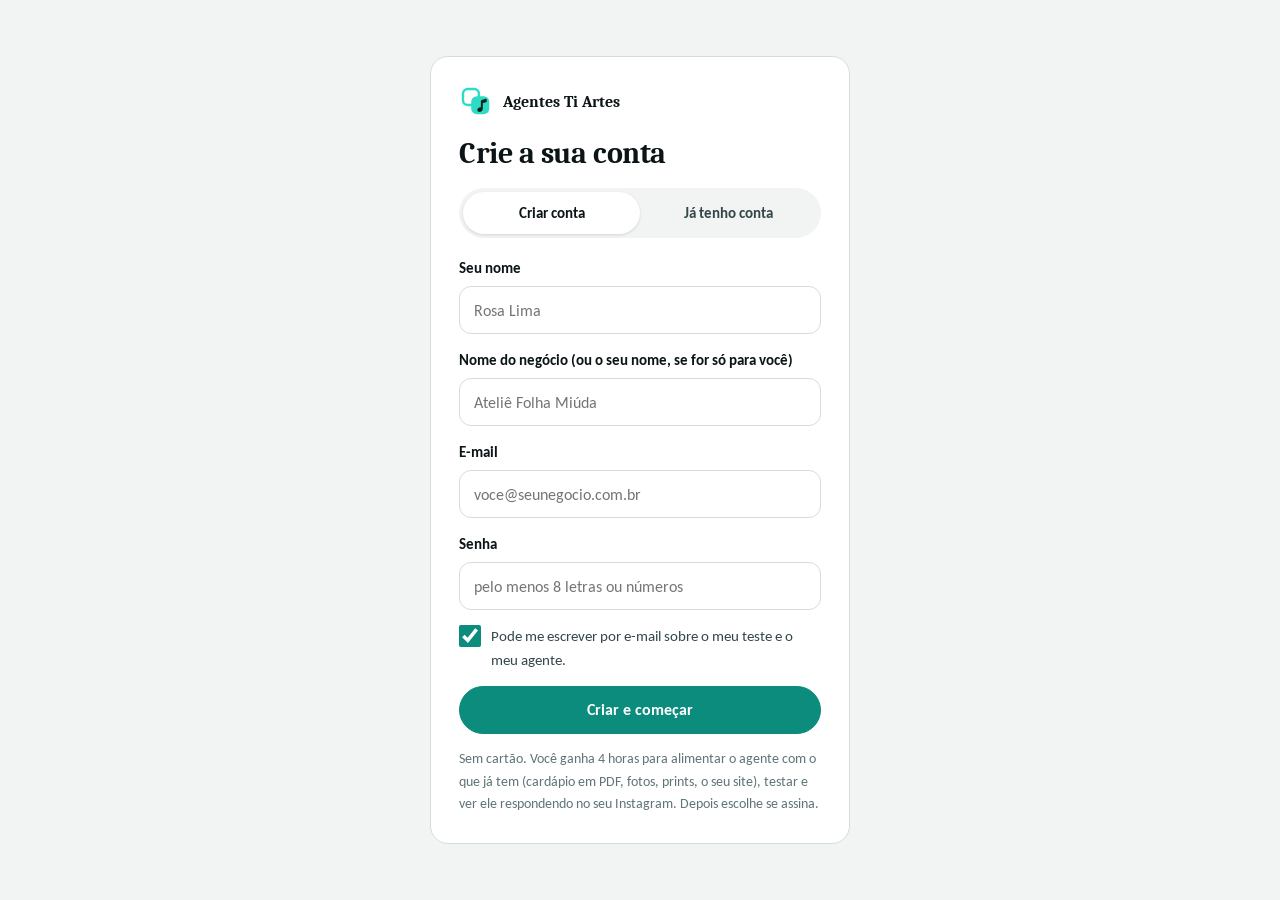
<file: entrar.html>
<!doctype html>
<html lang="pt-BR">
<head>
<meta charset="utf-8">
<meta name="viewport" content="width=device-width, initial-scale=1, viewport-fit=cover">
<title>Entrar · Agentes Ti Artes</title>
<link rel="icon" href="logo.svg" type="image/svg+xml">
<link rel="apple-touch-icon" href="apple-touch-icon.png">
<link rel="preconnect" href="https://fonts.googleapis.com">
<link rel="preconnect" href="https://fonts.gstatic.com" crossorigin>
<link href="https://fonts.googleapis.com/css2?family=Caladea:wght@400;700&family=Carlito:wght@400;700&family=IBM+Plex+Mono:wght@500;600&display=swap" rel="stylesheet">
<link rel="stylesheet" href="estilo.css">
<style>
body { min-height: 100vh; display: grid; place-items: center; padding-block: 32px; padding-left: var(--gut-l); padding-right: var(--gut-r); }
.caixa { width: 100%; max-width: 420px; background: var(--folha); border: 1px solid var(--linha); border-radius: 18px; padding: 28px; display: grid; gap: 18px; }
.marca { display: flex; align-items: center; gap: 10px; text-decoration: none; color: var(--tinta); }
.marca img { width: 34px; height: 34px; display: block; }
.cupom-selo { margin: 0; padding: 10px 14px; border-radius: 12px; background: rgba(53, 224, 191, .12); border: 1px solid rgba(53, 224, 191, .35); color: inherit; font-size: 15px; line-height: 1.45; }
.cupom-selo[hidden] { display: none; }
.cupom-selo b { font-family: var(--mono, ui-monospace); letter-spacing: .06em; }
.marca b { font: 700 16px var(--serif); }
h1 { font-size: 30px; }
.abas { display: grid; grid-template-columns: 1fr 1fr; background: var(--papel); border-radius: 999px; padding: 4px; }
.abas button { min-height: 42px; border: 0; border-radius: 999px; background: transparent; font: 700 15px var(--sans); color: var(--grafite); cursor: pointer; }
.abas button[aria-pressed="true"] { background: var(--folha); color: var(--tinta); box-shadow: 0 1px 3px rgb(0 0 0 / .12); }
form { display: grid; gap: 14px; }
label { display: grid; gap: 6px; font-weight: 700; font-size: 15px; }
input { min-height: 48px; padding: 0 14px; border: 1.5px solid var(--linha); border-radius: 12px; background: var(--folha); color: var(--tinta); font: 400 16px var(--sans); }
input:focus { border-color: var(--teal); outline: none; }
.aceite { display: flex; gap: 10px; align-items: flex-start; font-weight: 400; font-size: 15px; color: var(--grafite); }
.aceite input { width: 22px; height: 22px; min-height: 0; margin: 1px 0 0; accent-color: var(--teal); flex: none; }
.g-caixa { display: grid; gap: 14px; }
.g-caixa[hidden] { display: none; }
.g-bt { width: 100%; min-height: 50px; display: flex; align-items: center; justify-content: center; gap: 12px; border-radius: 999px; border: 1px solid #747775;
  background: #fff; color: #1f1f1f; font: 700 16px var(--sans); cursor: pointer; }
.g-bt:hover { background: #f2f2f2; }
.g-bt:disabled { opacity: .6; cursor: progress; }
.g-bt svg { width: 20px; height: 20px; flex: none; }
.ou { display: flex; align-items: center; gap: 12px; color: var(--grafite); font-size: 14px; }
.ou::before, .ou::after { content: ''; flex: 1; height: 1px; background: var(--linha); }
.erro { background: var(--erro-fundo); color: var(--erro); padding: 10px 14px; border-radius: 10px; font-size: 15px; }
</style>
</head>
<body>
<main class="caixa">
  <a class="marca" href="index.html"><img src="logo.svg" alt="" width="34" height="34"><b>Agentes Ti Artes</b></a>
  <p class="cupom-selo" id="cupom-selo" hidden></p>
  <h1 id="titulo">Crie a sua conta</h1>
  <div id="g-caixa" class="g-caixa" hidden>
    <button type="button" class="g-bt" id="g-bt"><svg viewBox="0 0 48 48" aria-hidden="true"><path fill="#EA4335" d="M24 9.5c3.54 0 6.71 1.22 9.21 3.6l6.85-6.85C35.9 2.38 30.47 0 24 0 14.62 0 6.51 5.38 2.56 13.22l7.98 6.19C12.43 13.72 17.74 9.5 24 9.5z"/><path fill="#4285F4" d="M46.98 24.55c0-1.57-.15-3.09-.38-4.55H24v9.02h12.94c-.58 2.96-2.26 5.48-4.78 7.18l7.73 6c4.51-4.18 7.09-10.36 7.09-17.65z"/><path fill="#FBBC05" d="M10.53 28.59c-.48-1.45-.76-2.99-.76-4.59s.27-3.14.76-4.59l-7.98-6.19C.92 16.46 0 20.12 0 24c0 3.88.92 7.54 2.56 10.78l7.97-6.19z"/><path fill="#34A853" d="M24 48c6.48 0 11.93-2.13 15.89-5.81l-7.73-6c-2.15 1.45-4.92 2.3-8.16 2.3-6.26 0-11.57-4.22-13.47-9.91l-7.98 6.19C6.51 42.62 14.62 48 24 48z"/></svg>Continuar com Google</button>
    <p class="ou">ou com e-mail e senha</p>
  </div>
  <div class="abas" role="group" aria-label="Criar conta ou entrar">
    <button type="button" id="aba-criar" aria-pressed="true">Criar conta</button>
    <button type="button" id="aba-entrar" aria-pressed="false">Já tenho conta</button>
  </div>
  <form id="form" novalidate>
    <label id="l-nome">Seu nome<input id="nome" autocomplete="name" placeholder="Rosa Lima"></label>
    <label id="l-negocio">Nome do negócio (ou o seu nome, se for só para você)<input id="negocio" autocomplete="organization" placeholder="Ateliê Folha Miúda"></label>
    <label>E-mail<input id="email" type="email" autocomplete="email" inputmode="email" placeholder="voce@seunegocio.com.br"></label>
    <label>Senha<input id="senha" type="password" autocomplete="new-password" placeholder="pelo menos 8 letras ou números"></label>
    <label class="aceite" id="l-aceite"><input id="aceite" type="checkbox" checked> Pode me escrever por e-mail sobre o meu teste e o meu agente.</label>
    <p class="erro" id="erro" hidden></p>
    <button class="bt" id="enviar" type="submit">Criar e começar</button>
    <p class="dica" id="dica">Sem cartão. Você ganha 4 horas para alimentar o agente com o que já tem (cardápio em PDF, fotos, prints, o seu site), testar e ver ele respondendo no seu Instagram. Depois escolhe se assina.</p>
  </form>
</main>
<script src="config.js"></script>
<script src="sessao.js"></script>
<script>
const q = new URLSearchParams(location.search);
let criando = q.get('criar') === '1' || !q.has('entrar');
const $ = (id) => document.getElementById(id);
function modo(criar) {
  criando = criar;
  $('aba-criar').setAttribute('aria-pressed', String(criar)); $('aba-entrar').setAttribute('aria-pressed', String(!criar));
  $('l-nome').hidden = !criar; $('l-negocio').hidden = !criar; $('dica').hidden = !criar; $('l-aceite').hidden = !criar;
  $('titulo').textContent = criar ? 'Crie a sua conta' : 'Entre na sua conta';
  $('enviar').textContent = criar ? 'Criar e começar' : 'Entrar';
  $('senha').autocomplete = criar ? 'new-password' : 'current-password';
  $('erro').hidden = true;
}
$('aba-criar').onclick = () => modo(true);
$('aba-entrar').onclick = () => modo(false);
modo(criando);
/* o cupom dos chegados (entrar.html?cupom=CODIGO): fica guardado até a conta existir; o painel aplica (uma vez) */
const cupom = (q.get('cupom') || '').trim().toUpperCase().replace(/[^A-Z0-9]/g, '').slice(0, 30);
if (cupom) { try { localStorage.setItem('robo-cupom', cupom); } catch (_) { /* sem armazenamento: vale pelo e-mail */ } }
const cupomAgora = cupom || (() => { try { return localStorage.getItem('robo-cupom') || ''; } catch (_) { return ''; } })();
if (cupomAgora) { $('cupom-selo').innerHTML = `Cupom <b>${cupomAgora.replace(/[<>&]/g, '')}</b>: o seu teste grátis fica maior. Vale assim que a conta for criada.`; $('cupom-selo').hidden = false; }
const vaiPainel = (plano) => { location.href = 'painel.html' + (plano ? '?plano=' + encodeURIComponent(plano) : ''); };
if (Sessao.tem() && !q.has('criar') && !/google/.test(location.hash)) vaiPainel(q.get('plano'));

/* Entrar com Google: um clique, sem senha. Conta nova escolhe o nome do negócio no painel. */
(async () => {
  const v = await Sessao.voltaDoGoogle();
  if (v && v.ok) return vaiPainel(v.plano);
  if (v && v.erro) { $('erro').textContent = v.erro; $('erro').hidden = false; }
  try { const p = await (await fetch(ROBO.funcao + '/planos')).json(); if (p.entrar_google) $('g-caixa').hidden = false; } catch (_) { /* sem o botão, fica o e-mail */ }
})();
$('g-bt').onclick = async () => {
  $('g-bt').disabled = true;
  try { await Sessao.google({ plano: q.get('plano') || '' }); }
  catch (e) { $('g-bt').disabled = false; $('erro').textContent = e.message; $('erro').hidden = false; }
};

$('form').addEventListener('submit', async (ev) => {
  ev.preventDefault();
  const email = $('email').value.trim().toLowerCase(), senha = $('senha').value;
  const nome = $('nome').value.trim(), negocio = $('negocio').value.trim();
  const erro = (m) => { $('erro').textContent = m; $('erro').hidden = false; $('enviar').disabled = false; };
  if (!/^[^\s@]+@[^\s@]+\.[^\s@]{2,}$/.test(email)) return erro('Confira o e-mail.');
  if (senha.length < 8) return erro('A senha precisa ter pelo menos 8 letras ou números.');
  if (criando && negocio.length < 2) return erro('Qual é o nome do seu negócio?');
  $('enviar').disabled = true; $('erro').hidden = true;
  try {
    if (criando) {
      const r = await fetch(ROBO.funcao + '/cadastro', { method: 'POST', headers: { 'content-type': 'application/json' }, body: JSON.stringify({ email, senha, nome }) });
      const j = await r.json().catch(() => ({}));
      if (!r.ok) return erro(j.erro || 'Não deu para criar a conta agora.');
    }
    await Sessao.entrar(email, senha);
    if (criando) {
      const c = await Sessao.api('/comecar', { negocio, nome, aceita_contato: $('aceite').checked, cupom: cupomAgora || undefined });
      if (cupomAgora && (c.teste && c.teste.cupom || c.aviso_cupom)) { try { localStorage.removeItem('robo-cupom'); } catch (_) { /* tudo bem */ } }
      if (c.erro) return erro(c.erro);
    }
    location.href = 'painel.html' + (q.get('plano') ? '?plano=' + encodeURIComponent(q.get('plano')) : '');
  } catch (e) { if (e.message !== 'login') erro(e.message || 'Algo deu errado. Tente de novo.'); }
});
</script>
</body>
</html>
</file>
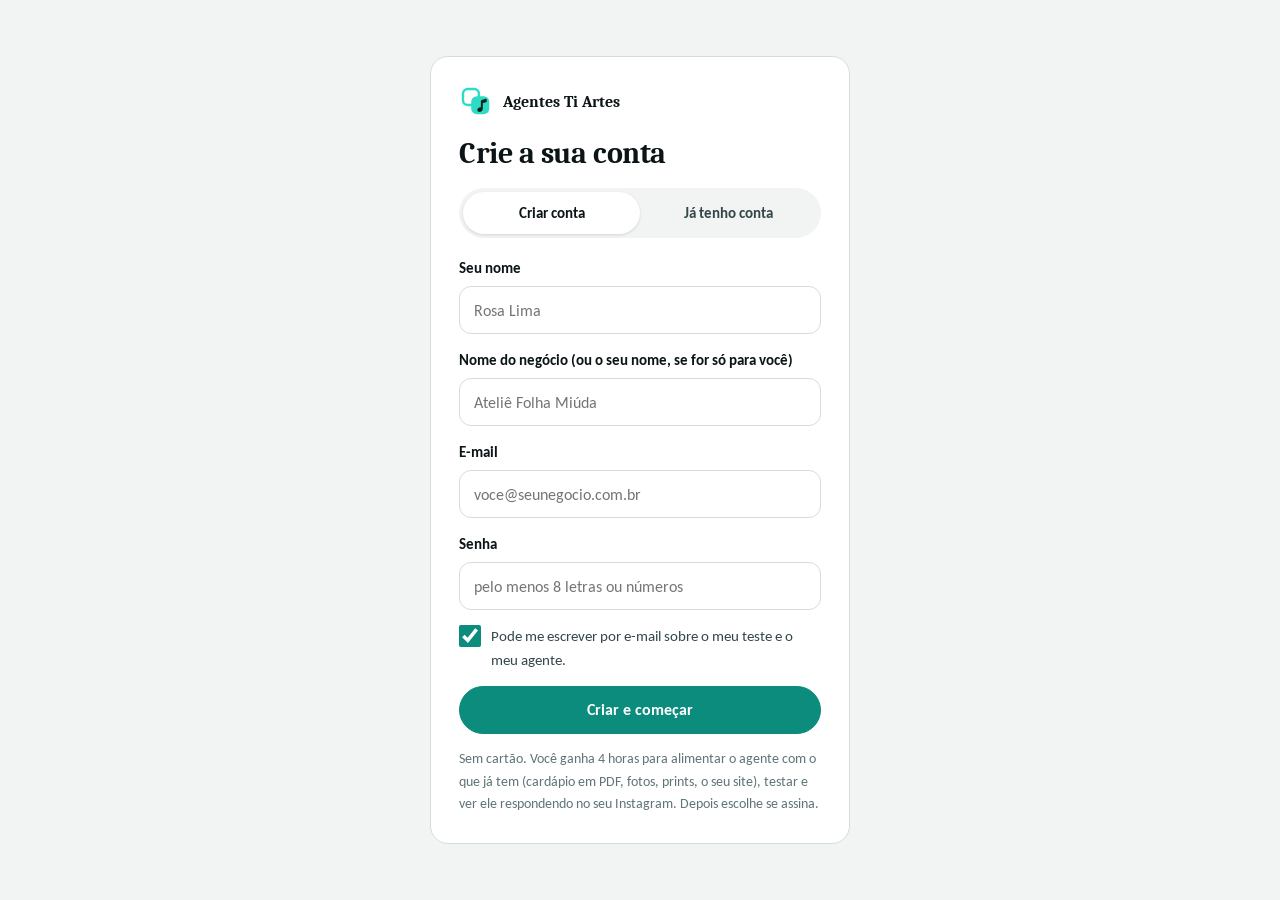
<file: painel.html>
<!doctype html>
<html lang="pt-BR" data-theme="dark">
<head>
<meta charset="utf-8">
<meta name="viewport" content="width=device-width, initial-scale=1, viewport-fit=cover">
<title>Painel · Agentes Ti Artes</title>
<link rel="icon" href="logo.svg" type="image/svg+xml">
<link rel="apple-touch-icon" href="apple-touch-icon.png">
<meta name="color-scheme" content="dark light">
<script>
  /* o tema nasce antes de pintar (sem piscar): escuro, a não ser que a pessoa tenha desligado o "Modo noite" */
  try { if (localStorage.getItem('robo-painel-menu:noite') === '0') document.documentElement.dataset.theme = 'light'; } catch (_) {}
</script>
<link rel="preconnect" href="https://fonts.googleapis.com">
<link rel="preconnect" href="https://fonts.gstatic.com" crossorigin>
<link href="https://fonts.googleapis.com/css2?family=Caladea:wght@400;700&family=Carlito:wght@400;700&family=IBM+Plex+Mono:wght@500;600&display=swap" rel="stylesheet">
<link rel="stylesheet" href="estilo.css">
<style>
/* =====================================================================
   O PAINEL (15/11/2026, refeito): menu lateral de vidro + área de cartões de vidro sobre um fundo com brilho teal.
   Tudo usa os tokens de estilo.css (claro e escuro); o painel nasce no escuro.
   ===================================================================== */
html { background: var(--papel); }
body { min-height: 100dvh; font-size: 16.5px; background: transparent; }
:root { --card: color-mix(in srgb, var(--folha) 66%, transparent); --card-borda: color-mix(in srgb, var(--linha) 80%, transparent);
  --menta: linear-gradient(180deg, #46E8C9, #16A894); --menta-texto: #03201B; --raio-g: 24px; }

/* o fundo: brilho teal que deriva devagar + uma grade de pontos que some para baixo (é o que o vidro desfoca) */
.fundo { position: fixed; inset: 0; z-index: -1; pointer-events: none; overflow: hidden; background: var(--papel); }
.fundo::before { content: ''; position: absolute; inset: -20%;
  background: radial-gradient(38% 34% at 14% 10%, color-mix(in srgb, var(--teal) 36%, transparent), transparent 70%),
    radial-gradient(28% 28% at 90% 6%, color-mix(in srgb, var(--sinal) 20%, transparent), transparent 70%),
    radial-gradient(44% 40% at 72% 104%, color-mix(in srgb, var(--teal) 20%, transparent), transparent 70%);
  animation: deriva 38s ease-in-out infinite alternate; }
.fundo::after { content: ''; position: absolute; inset: 0;
  background-image: radial-gradient(color-mix(in srgb, var(--tinta) 10%, transparent) 1px, transparent 1.3px); background-size: 22px 22px;
  -webkit-mask-image: radial-gradient(ellipse 90% 70% at 40% 0%, #000, transparent 78%); mask-image: radial-gradient(ellipse 90% 70% at 40% 0%, #000, transparent 78%); }
@keyframes deriva { to { transform: translate3d(3%, 2%, 0) scale(1.06); } }

/* ==== MENU LATERAL DE VIDRO (skill menu-lateral-vidro, com os tokens da Ti Artes) ==== */
.gs {
  --gs-largura: 268px; --gs-rail: 78px; --gs-canto: 30px;
  --gs-vidro: rgba(5, 22, 24, .56);
  --gs-borda: rgba(255, 255, 255, .16);
  --gs-texto: #fff; --gs-fraco: rgba(255, 255, 255, .76);
  --gs-destaque: #18B09C; --gs-ok: #35E0BF;
  --gs-mola: cubic-bezier(.22, 1, .36, 1);
  --gs-fonte: var(--sans);
  position: relative; display: flex; flex-direction: column; box-sizing: border-box;
  width: var(--gs-largura); max-height: 100%; padding: 14px;
  color: var(--gs-texto); font: 500 16px/1.2 var(--gs-fonte);
  background: linear-gradient(180deg, rgba(255,255,255,.12), rgba(255,255,255,.02) 30%), var(--gs-vidro);
  -webkit-backdrop-filter: blur(24px) saturate(150%) brightness(.84);
  backdrop-filter: blur(24px) saturate(150%) brightness(.84);
  border: 1px solid var(--gs-borda); border-radius: var(--gs-canto);
  box-shadow: inset 0 1px 0 rgba(255,255,255,.3), 0 30px 70px -24px rgba(0,0,0,.6);
  transition: width .34s var(--gs-mola);
}
@supports not ((backdrop-filter: blur(1px)) or (-webkit-backdrop-filter: blur(1px))) { .gs { background: rgba(8, 26, 28, .96); } }
.gs *, .gs *::before, .gs *::after { box-sizing: border-box; }
.gs[data-noite="1"] { --gs-vidro: rgba(4, 14, 16, .64); }
.gs button, .gs a, .gs input { font: inherit; color: inherit; }
:where(.gs button) { background: none; border: 0; cursor: pointer; padding: 0; text-align: left; }
.gs a { text-decoration: none; }
.gs :focus-visible { outline: 2px solid #fff; outline-offset: 2px; }
.gs svg { width: 21px; height: 21px; fill: none; stroke: currentColor; stroke-width: 1.8; stroke-linecap: round; stroke-linejoin: round; flex: none; display: block; }
.gs-topo { display: flex; align-items: center; gap: 12px; padding: 4px 6px 12px; min-height: 58px; }
.gs-logo { width: 44px; height: 44px; flex: none; border-radius: 14px; display: grid; place-items: center; color: var(--menta-texto); font: 700 20px var(--serif);
  background: radial-gradient(circle at 32% 26%, #7DF5DC, #18B09C 58%, #0A6E62); box-shadow: inset 0 1px 0 rgba(255,255,255,.55), 0 8px 18px -6px rgba(53,224,191,.55); overflow: hidden; }
.gs-logo img { width: 100%; height: 100%; object-fit: cover; }
.gs-logo:has(img) { background: #0B1D1C; border: 1px solid rgba(46, 220, 198, .25); padding: 5px; }
.gs-marca { min-width: 0; display: grid; gap: 3px; white-space: nowrap; overflow: hidden; }
.gs-marca b { font: 700 18px var(--serif); overflow: hidden; text-overflow: ellipsis; }
.gs-marca small { font-size: 13px; color: var(--gs-fraco); font-weight: 400; overflow: hidden; text-overflow: ellipsis; font-family: var(--mono); letter-spacing: .02em; }
.gs .gs-recolher { position: absolute; top: 24px; right: -18px; z-index: 3; width: 36px; height: 36px; border-radius: 50%; display: grid; place-items: center; background: #fff; color: #0B1416; box-shadow: 0 6px 18px rgba(0,0,0,.34); transition: transform .2s var(--gs-mola); }
.gs .gs-recolher::after { content: ""; position: absolute; inset: -5px; }
.gs .gs-recolher:hover { transform: scale(1.08); }
.gs-recolher svg { width: 15px; height: 15px; stroke-width: 2.6; transition: transform .34s var(--gs-mola); }
.gs[data-recolhido="1"] .gs-recolher svg { transform: rotate(180deg); }
.gs-busca { display: flex; align-items: center; gap: 12px; height: 46px; padding: 0 10px 0 14px; border-radius: 999px; background: rgba(255,255,255,.1); box-shadow: inset 0 0 0 1px rgba(255,255,255,.08); }
.gs .gs-busca-ic { display: grid; place-items: center; color: var(--gs-fraco); min-width: 24px; min-height: 44px; }
.gs-busca input { flex: 1; min-width: 0; width: 100%; height: 100%; background: none; border: 0; outline: 0; font-size: 16px; }
.gs-busca input::placeholder { color: var(--gs-fraco); opacity: 1; }
.gs-busca kbd { font: 500 12px var(--gs-fonte); padding: 4px 7px; border-radius: 7px; background: rgba(255,255,255,.14); color: var(--gs-fraco); white-space: nowrap; }
.gs-nav { position: relative; flex: 1 1 auto; min-height: 0; overflow-y: auto; overflow-x: hidden; margin-top: 4px; scrollbar-width: none; }
.gs-nav::-webkit-scrollbar { display: none; }
.gs-pilula, .gs-rastro { position: absolute; left: 0; top: 0; border-radius: 999px; pointer-events: none; opacity: 0; will-change: transform; }
.gs-pilula { z-index: 1; background: linear-gradient(180deg, rgba(255,255,255,.28), rgba(255,255,255,.07)); box-shadow: inset 0 0 0 1px rgba(255,255,255,.5), 0 6px 18px rgba(0,0,0,.26); transition: transform .24s var(--gs-mola), width .24s var(--gs-mola), height .24s var(--gs-mola), opacity .16s; }
.gs-rastro { z-index: 0; background: rgba(255,255,255,.1); transition: transform .5s var(--gs-mola), width .5s var(--gs-mola), height .5s var(--gs-mola), opacity .3s; }
.gs-secao { position: relative; z-index: 2; display: block; height: 34px; padding: 15px 14px 0; font: 600 12px var(--mono); letter-spacing: .12em; text-transform: uppercase; color: var(--gs-fraco); white-space: nowrap; overflow: hidden; transition: height .3s var(--gs-mola); }
.gs-item { position: relative; z-index: 2; display: flex; align-items: center; gap: 14px; width: 100%; height: 48px; padding: 0 14px; border-radius: 999px; white-space: nowrap; }
.gs-item[aria-current="page"] svg { color: #7DF5DC; }
.gs-rot { flex: 1; min-width: 0; overflow: hidden; text-overflow: ellipsis; transition: opacity .18s; }
/* o mouse em cima só clareia o item; a pílula fica na aba aberta (16/11: ela seguir o mouse parecia defeito) */
@media (hover: hover) {
  .gs-item { transition: background-color .16s; }
  .gs-item:not([aria-current]):hover { background: rgba(255,255,255,.07); }
}
/* tela baixa (notebook pequeno, celular): aperta um pouco para o Conectar não sumir lá embaixo; nada abaixo de 44 px de toque */
@media (max-height: 900px) {
  .gs-item, .gs-noite { height: 44px; }
  .gs-secao { height: 30px; padding-top: 12px; }
}
.gs-selo { flex: none; min-width: 24px; height: 24px; padding: 0 7px; display: grid; place-items: center; border-radius: 999px; font-size: 12.5px; font-weight: 700; background: rgba(255,255,255,.2); }
.gs-selo.alerta { background: #F0B95A; color: #241700; }
.gs-selo.ponto { min-width: 9px; width: 9px; height: 9px; padding: 0; background: #F0B95A; margin-right: 8px; box-shadow: 0 0 10px #F0B95A; }
.gs-seta { width: 15px !important; height: 15px !important; color: var(--gs-fraco); transition: transform .3s var(--gs-mola); }
.gs-noite { display: flex; align-items: center; gap: 14px; width: 100%; height: 48px; padding: 0 14px; margin-top: 8px; border-radius: 999px; white-space: nowrap; }
.gs-chave { width: 46px; height: 26px; flex: none; border-radius: 999px; padding: 3px; background: rgba(255,255,255,.26); transition: background .2s; }
.gs-chave i { display: block; width: 20px; height: 20px; border-radius: 50%; background: #fff; box-shadow: 0 2px 5px rgba(0,0,0,.3); transition: transform .24s var(--gs-mola); }
.gs-noite[aria-checked="true"] .gs-chave { background: var(--gs-destaque); }
.gs-noite[aria-checked="true"] .gs-chave i { transform: translateX(20px); }
.gs-usuario { display: flex; align-items: center; gap: 12px; width: 100%; margin-top: 6px; padding: 12px 8px 4px; border-top: 1px solid rgba(255,255,255,.18) !important; white-space: nowrap; min-height: 56px; }
.gs-avatar { position: relative; width: 42px; height: 42px; flex: none; border-radius: 50%; display: grid; place-items: center; font-weight: 700; background: rgba(255,255,255,.22); }
.gs-avatar::after { content: ""; position: absolute; right: -1px; bottom: -1px; width: 12px; height: 12px; border-radius: 50%; background: var(--gs-ok); border: 2px solid rgba(8,26,28,.9); }
.gs-quem { flex: 1; min-width: 0; display: grid; gap: 3px; overflow: hidden; }
.gs-quem b { font-weight: 700; overflow: hidden; text-overflow: ellipsis; }
.gs-quem small { font-size: 13px; color: var(--gs-fraco); font-weight: 400; overflow: hidden; text-overflow: ellipsis; }
.gs[data-recolhido="1"] { width: var(--gs-rail); padding: 14px 10px; border-radius: calc(var(--gs-rail) / 2); }
.gs[data-recolhido="1"] .gs-marca, .gs[data-recolhido="1"] .gs-rot, .gs[data-recolhido="1"] .gs-busca input, .gs[data-recolhido="1"] .gs-busca kbd,
.gs[data-recolhido="1"] .gs-seta, .gs[data-recolhido="1"] .gs-chave, .gs[data-recolhido="1"] .gs-quem, .gs[data-recolhido="1"] .gs-usuario > svg { display: none; }
.gs[data-recolhido="1"] .gs-topo { justify-content: center; padding: 2px 0 10px; }
.gs[data-recolhido="1"] .gs-recolher { top: 18px; right: -22px; }
.gs[data-recolhido="1"] .gs-busca { justify-content: center; padding: 0; background: none; box-shadow: none; }
.gs[data-recolhido="1"] .gs-busca-ic { color: #fff; }
.gs[data-recolhido="1"] .gs-secao { height: 19px; padding: 9px 0 0; color: transparent; }
.gs[data-recolhido="1"] .gs-secao::after { content: ""; display: block; width: 22px; height: 2px; margin: -8px auto 0; border-radius: 2px; background: rgba(255,255,255,.34); }
.gs[data-recolhido="1"] .gs-item, .gs[data-recolhido="1"] .gs-noite { justify-content: center; padding: 0; width: 48px; margin-inline: auto; }
.gs[data-recolhido="1"] .gs-selo { position: absolute; top: 8px; right: 7px; min-width: 11px; width: 11px; height: 11px; padding: 0; font-size: 0; margin: 0; background: #F0B95A; box-shadow: 0 0 0 2px rgba(255,255,255,.3); }
.gs[data-recolhido="1"] .gs-usuario { justify-content: center; padding: 10px 0 2px; }
/* o balão: vidro escuro como o menu, com a setinha apontando o item; quem cuida da aba vem na cor do agente */
.gs-dica { position: fixed; z-index: 60; display: grid; gap: 5px; padding: 8px 12px 8px 9px; border-radius: 12px; font: 500 13.5px/1.3 var(--sans); color: #E8F3F1;
  background: rgba(8, 20, 22, .92); -webkit-backdrop-filter: blur(14px); backdrop-filter: blur(14px); box-shadow: inset 0 0 0 1px rgba(255,255,255,.12), 0 10px 26px rgba(0,0,0,.34);
  pointer-events: none; opacity: 0; transform: translateX(-6px); transition: opacity .14s, transform .18s; white-space: nowrap; }
.gs-dica::before { content: ""; position: absolute; left: -5px; top: 50%; width: 10px; height: 10px; margin-top: -5px; transform: rotate(45deg); background: rgba(8, 20, 22, .92); box-shadow: -1px 1px 0 rgba(255,255,255,.12); }
.gs-dica.on { opacity: 1; transform: none; }
.gs-dica-rot { padding-left: 3px; font-weight: 650; font-size: 14px; color: #fff; }
.gs-dica-quem { display: flex; align-items: center; gap: 8px; }
.gs-dica-quem b { font-weight: 650; }
.gs-dica-quem b.sol { color: #7DF5DC; }
.gs-dica-quem b.dora { color: #FFB06B; }
.gs-dica .mini-av { width: 21px; height: 21px; font-size: 11.5px; }
.gs-dica .mini-av + .mini-av { margin-left: -6px; box-shadow: 0 0 0 2px rgb(8, 20, 22); }
@media (prefers-reduced-motion: reduce) { .gs, .gs *, .gs-dica { transition-duration: .01ms !important; } }
/* ==== FIM DO MENU ==== */

/* ---------- a casca: menu à esquerda, área à direita ---------- */
.casca { display: grid; grid-template-columns: auto minmax(0, 1fr); gap: 24px; max-width: 1500px; margin: 0 auto;
  padding: max(16px, env(safe-area-inset-top, 0px)) var(--gut-r) 24px var(--gut-l); }
.lado { position: sticky; top: max(16px, env(safe-area-inset-top, 0px)); height: calc(100dvh - 32px); z-index: 30; }
.lado .gs { height: 100%; }
.area { min-width: 0; display: grid; align-content: start; gap: 22px; }
.barra { position: sticky; top: max(16px, env(safe-area-inset-top, 0px)); z-index: 20; display: flex; align-items: center; gap: 12px; padding: 8px 10px 8px 22px; border-radius: 22px; min-height: 64px; }
.barra-tit { min-width: 0; flex: 1; display: grid; gap: 2px; }
.barra-tit small { font: 600 12px var(--mono); letter-spacing: .12em; text-transform: uppercase; color: var(--cinza); }
.barra-tit b { font: 700 20px/1.15 var(--serif); overflow: hidden; text-overflow: ellipsis; white-space: nowrap; }
.barra .selo { min-height: 32px; text-decoration: none; }
.bt-menu { display: none; }
.local { border-radius: 14px; }

main#conteudo { min-width: 0; padding-bottom: 40px; }
.aba { display: grid; gap: 22px; animation: entra .38s cubic-bezier(.22, 1, .36, 1) both; }
@keyframes entra { from { opacity: 0; transform: translateY(10px); } }
.aba h1 { font-size: clamp(28px, 3.3vw, 40px); }
.aba h2 { font-size: 21px; }
.lede { color: var(--grafite); max-width: 46em; font-size: 17px; }
.cabeca-aba { display: flex; justify-content: space-between; align-items: flex-end; gap: 16px; flex-wrap: wrap; }
.cabeca-aba > div { display: grid; gap: 8px; min-width: 0; }

/* cartões de vidro */
.cartao { background: var(--card); border: 1px solid var(--card-borda); border-radius: var(--raio-g); padding: 22px; display: grid; gap: 14px; min-width: 0;
  box-shadow: var(--vidro-luz), 0 24px 60px -34px rgba(0, 0, 0, .6); -webkit-backdrop-filter: blur(16px) saturate(140%); backdrop-filter: blur(16px) saturate(140%); }
.cartao.leve { box-shadow: var(--vidro-luz); }
.cartao h2 { display: flex; align-items: center; gap: 10px; }
.grade { display: grid; grid-template-columns: repeat(2, minmax(0, 1fr)); gap: 18px; }
.grade3 { display: grid; grid-template-columns: repeat(3, minmax(0, 1fr)); gap: 18px; }

/* botões: o principal é menta com texto escuro (contraste alto nos dois temas) */
.bt { background: var(--menta); color: var(--menta-texto); border-color: transparent; box-shadow: inset 0 1px 0 rgba(255,255,255,.5), 0 12px 26px -14px rgba(53,224,191,.7); }
.bt:hover { background: linear-gradient(180deg, #5BF0D3, #1BB8A2); border-color: transparent; transform: translateY(-1px); }
.bt.fraco { background: color-mix(in srgb, var(--folha) 40%, transparent); color: var(--tinta); border: 1px solid var(--card-borda); box-shadow: var(--vidro-luz); }
.bt.fraco:hover { border-color: color-mix(in srgb, var(--sinal) 55%, transparent); background: color-mix(in srgb, var(--teal) 14%, transparent); }
.bt.perigo { background: var(--erro-fundo); color: var(--erro); box-shadow: none; }
.bt svg, .ic svg { width: 20px; height: 20px; fill: none; stroke: currentColor; stroke-width: 1.9; stroke-linecap: round; stroke-linejoin: round; flex: none; }
.bt[disabled] { cursor: not-allowed; transform: none; }
.lnk { background: none; border: 0; color: var(--teal); font: 700 15px var(--sans); cursor: pointer; min-height: 44px; padding: 0 6px; text-decoration: underline; text-underline-offset: 3px; }
.selo.ok { background: color-mix(in srgb, var(--teal) 18%, transparent); }
.aviso { padding: 14px 16px; border-radius: 16px; font-size: 15.5px; display: flex; gap: 12px; align-items: flex-start; border: 1px solid transparent; }
.aviso .ic { margin-top: 2px; }
.aviso.atencao { background: var(--ambar-fundo); color: var(--tinta); border-color: color-mix(in srgb, var(--ambar) 30%, transparent); }
.aviso.erro { background: var(--erro-fundo); color: var(--erro); }
.aviso.info { background: color-mix(in srgb, var(--teal) 14%, transparent); color: var(--tinta); border-color: color-mix(in srgb, var(--sinal) 25%, transparent); }
.aviso a { font-weight: 700; }
.ic { display: inline-grid; place-items: center; flex: none; }

/* o anel do cérebro */
.anel { position: relative; width: var(--tam, 168px); aspect-ratio: 1; flex: none; display: grid; place-items: center; text-decoration: none; color: var(--tinta); }
.anel svg { position: absolute; inset: 0; width: 100%; height: 100%; transform: rotate(-90deg); overflow: visible; }
.anel circle { fill: none; stroke-width: 9; }
.anel .trilha { stroke: color-mix(in srgb, var(--tinta) 10%, transparent); }
.anel .valor { stroke: var(--sinal); stroke-linecap: round; stroke-dasharray: 100; stroke-dashoffset: 100; transition: stroke-dashoffset 1.1s cubic-bezier(.22, 1, .36, 1); filter: drop-shadow(0 0 8px color-mix(in srgb, var(--sinal) 70%, transparent)); }
.anel-txt { display: grid; justify-items: center; line-height: 1; gap: 6px; }
.anel-txt b { font: 700 calc(var(--tam, 168px) * .26) var(--serif); font-variant-numeric: tabular-nums; }
.anel-txt span { font: 600 12px var(--mono); letter-spacing: .12em; text-transform: uppercase; color: var(--cinza); }

/* Início */
.heroi { grid-template-columns: minmax(0, 1fr) auto; align-items: center; gap: 28px; padding: 30px 32px; overflow: hidden; position: relative; }
.heroi::before { content: ''; position: absolute; right: -80px; top: -120px; width: 380px; height: 380px; border-radius: 50%; background: radial-gradient(circle, color-mix(in srgb, var(--sinal) 22%, transparent), transparent 65%); pointer-events: none; }
.heroi-txt { display: grid; gap: 12px; position: relative; }
.heroi-acoes { display: flex; gap: 10px; flex-wrap: wrap; margin-top: 6px; }
.passos { list-style: none; margin: 0; padding: 0; display: grid; grid-template-columns: repeat(4, minmax(0, 1fr)); gap: 10px; counter-reset: p; }
.passos li a { display: flex; align-items: center; gap: 12px; min-height: 60px; padding: 10px 14px; border-radius: 18px; text-decoration: none; color: var(--tinta); background: var(--card); border: 1px solid var(--card-borda); font-weight: 700; font-size: 15px; line-height: 1.25; transition: border-color .2s, transform .2s; }
.passos li a:hover { border-color: color-mix(in srgb, var(--sinal) 50%, transparent); transform: translateY(-1px); }
.passos .bola { width: 30px; height: 30px; border-radius: 50%; flex: none; display: grid; place-items: center; font: 700 13px var(--mono); border: 2px solid var(--card-borda); color: var(--cinza); }
.passos li.feito .bola { background: var(--menta); border-color: transparent; color: var(--menta-texto); }
.passos li.feito a { color: var(--grafite); }
.passos li.agora a { border-color: color-mix(in srgb, var(--sinal) 60%, transparent); box-shadow: 0 0 0 4px color-mix(in srgb, var(--sinal) 12%, transparent); }
.bento { display: grid; grid-template-columns: repeat(6, minmax(0, 1fr)); gap: 18px; }
.bento > * { grid-column: span 2; }
.bento > .largo { grid-column: span 3; }
.tile h2 { font-size: 19px; }
.tile .vazio { color: var(--cinza); }
.mini-lista { list-style: none; margin: 0; padding: 0; display: grid; gap: 8px; }
.mini-lista li { display: grid; grid-template-columns: auto minmax(0, 1fr); gap: 12px; align-items: baseline; padding: 8px 0; border-bottom: 1px dashed var(--card-borda); }
.mini-lista li:last-child { border-bottom: 0; }
.mini-lista .quando { font: 600 13px var(--mono); color: var(--teal); white-space: nowrap; }
.mini-lista b { display: block; overflow: hidden; text-overflow: ellipsis; }
.mini-lista span.dica { display: block; }

/* Cérebro */
.cerebro { display: grid; grid-template-columns: minmax(0, 1fr) minmax(320px, 400px); gap: 22px; align-items: start; }
.cerebro-col { display: grid; gap: 22px; min-width: 0; }
.cerebro-lado { position: sticky; top: 100px; display: grid; gap: 16px; }
.boas-vindas { background: radial-gradient(120% 120% at 0% 0%, color-mix(in srgb, var(--teal) 30%, transparent), transparent 60%), var(--card); }
.tres { list-style: none; margin: 0; padding: 0; display: grid; grid-template-columns: repeat(3, minmax(0, 1fr)); gap: 10px; }
.tres li { display: grid; gap: 6px; padding: 14px; border-radius: 18px; background: color-mix(in srgb, var(--folha) 50%, transparent); border: 1px solid var(--card-borda); font-size: 15px; }
.tres b { font-size: 16px; }
.tres .n { width: 28px; height: 28px; border-radius: 50%; display: grid; place-items: center; background: var(--menta); color: var(--menta-texto); font: 700 13px var(--mono); }
.solta { position: relative; border-radius: var(--raio-g); padding: 34px 22px 28px; text-align: center; display: grid; justify-items: center; gap: 10px; cursor: pointer;
  border: 1.5px dashed color-mix(in srgb, var(--sinal) 50%, transparent);
  background: radial-gradient(120% 90% at 50% 0%, color-mix(in srgb, var(--teal) 22%, transparent), transparent 70%), var(--card);
  -webkit-backdrop-filter: blur(16px); backdrop-filter: blur(16px); transition: border-color .2s, transform .2s, box-shadow .2s; }
.solta:hover { border-color: color-mix(in srgb, var(--sinal) 80%, transparent); }
.solta.em-cima { border-color: var(--sinal); border-style: solid; transform: scale(1.01); box-shadow: 0 0 0 6px color-mix(in srgb, var(--sinal) 16%, transparent), 0 24px 60px -22px color-mix(in srgb, var(--sinal) 55%, transparent); }
.solta h2 { font-size: clamp(20px, 2.3vw, 26px); max-width: 26em; }
.solta p { color: var(--grafite); max-width: 36em; }
.solta .bt { margin-top: 6px; }
.solta.compacta { padding: 22px 18px; }
.ic-grande { width: 68px; height: 68px; border-radius: 22px; display: grid; place-items: center; color: #E9FFF9;
  background: linear-gradient(160deg, rgba(255,255,255,.22), rgba(255,255,255,.03)), color-mix(in srgb, var(--teal) 70%, #031a17);
  box-shadow: inset 0 1px 0 rgba(255,255,255,.45), 0 16px 34px -14px color-mix(in srgb, var(--sinal) 70%, transparent); }
.ic-grande svg { width: 30px; height: 30px; fill: none; stroke: currentColor; stroke-width: 1.8; stroke-linecap: round; stroke-linejoin: round; }
.solta.em-cima .ic-grande { animation: pula .8s ease-in-out infinite alternate; }
@keyframes pula { to { transform: translateY(-6px); } }
.tipos { display: flex; gap: 6px; flex-wrap: wrap; justify-content: center; }
.tipos span { font: 600 12px var(--mono); letter-spacing: .06em; padding: 4px 9px; border-radius: 999px; background: color-mix(in srgb, var(--tinta) 8%, transparent); color: var(--grafite); }
.campo { display: grid; gap: 6px; font-weight: 700; font-size: 15px; }
/* os avisos da Dora (cartão da secretária) */
.avisos-dora { margin: 16px 0 4px; padding: 14px 16px; border: 1px solid var(--card-borda); border-radius: 14px; display: grid; gap: 10px; }
.avisos-dora h3 { margin: 0; font-size: 16px; }
.av-linha { display: flex; flex-wrap: wrap; align-items: center; gap: 8px; font-size: 15px; }
.av-linha input[type=checkbox] { width: 20px; height: 20px; accent-color: var(--sinal); flex: none; }
.av-linha input[type=time], .av-linha select { min-height: 40px; padding: 6px 10px; border: 1.5px solid var(--card-borda); border-radius: 10px; font: 400 15px var(--sans); background: transparent; color: inherit; }
.campo input, .campo textarea, .entrada { width: 100%; min-height: 48px; padding: 12px 14px; border: 1.5px solid var(--card-borda); border-radius: 14px; font: 400 16px/1.45 var(--sans);
  background: color-mix(in srgb, var(--folha) 70%, transparent); color: var(--tinta); }
.campo input:focus, .campo textarea:focus, .entrada:focus { border-color: var(--sinal); outline: none; box-shadow: 0 0 0 4px color-mix(in srgb, var(--sinal) 16%, transparent); }
.linha-campo { display: flex; gap: 8px; align-items: stretch; }
.linha-campo .entrada { flex: 1; min-width: 0; }
.fila, .fontes { list-style: none; margin: 0; padding: 0; display: grid; gap: 10px; }
.fila:empty { display: none; }
.item-f { display: grid; grid-template-columns: auto minmax(0, 1fr) auto; gap: 14px; align-items: center; padding: 12px 14px; border-radius: 18px; background: color-mix(in srgb, var(--folha) 55%, transparent); border: 1px solid var(--card-borda); }
.item-f.novo { animation: brilha 2.4s ease-out 1; }
@keyframes brilha { 0% { box-shadow: 0 0 0 0 color-mix(in srgb, var(--sinal) 60%, transparent); border-color: var(--sinal); } 100% { box-shadow: 0 0 0 14px transparent; } }
.item-f .meio { min-width: 0; display: grid; gap: 3px; }
.item-f .meio b { overflow: hidden; text-overflow: ellipsis; white-space: nowrap; }
.item-f .acoes { display: flex; gap: 4px; align-items: center; }
.item-f.erro { border-color: color-mix(in srgb, var(--erro) 45%, transparent); }
.tipo-ic { width: 44px; height: 44px; border-radius: 14px; display: grid; place-items: center; font: 700 11px var(--mono); letter-spacing: .04em; color: #fff; }
.tipo-ic svg { width: 21px; height: 21px; fill: none; stroke: currentColor; stroke-width: 1.8; stroke-linecap: round; stroke-linejoin: round; }
.tipo-ic.pdf { background: linear-gradient(160deg, #F07167, #B23A31); }
.tipo-ic.foto { background: linear-gradient(160deg, #A78BFA, #6D4BD1); }
.tipo-ic.site { background: linear-gradient(160deg, #4FB3F6, #1F6FB0); }
.tipo-ic.texto { background: linear-gradient(160deg, #F4C062, #B07D17); color: #2A1A00; }
.tipo-ic.outro { background: linear-gradient(160deg, #7C8E92, #46585C); }
.tipo-ic.insta { background: linear-gradient(135deg, #F7B74A, #E1306C 55%, #8A3AB9); }
.insta-c { grid-template-columns: minmax(0, 1fr) auto; align-items: center; }
@media (max-width: 860px) { .insta-c { grid-template-columns: minmax(0, 1fr); } }
.prog { height: 6px; border-radius: 999px; background: color-mix(in srgb, var(--tinta) 10%, transparent); overflow: hidden; }
.prog i { display: block; height: 100%; width: 0; border-radius: 999px; background: var(--menta); transition: width .2s; }
.prog.lendo i { width: 40% !important; animation: varre 1.2s ease-in-out infinite; }
@keyframes varre { from { transform: translateX(-100%); } to { transform: translateX(250%); } }
.aprendeu { color: var(--teal); font-weight: 700; font-size: 14.5px; }
.bt-ic { min-width: 44px; min-height: 44px; border-radius: 14px; border: 0; background: transparent; color: var(--grafite); cursor: pointer; display: grid; place-items: center; }
.bt-ic:hover { background: color-mix(in srgb, var(--tinta) 8%, transparent); color: var(--tinta); }
.bt-ic.certeza { background: var(--erro-fundo); color: var(--erro); font: 700 13px var(--sans); padding: 0 12px; }
.bt-ic svg { width: 20px; height: 20px; fill: none; stroke: currentColor; stroke-width: 1.9; stroke-linecap: round; stroke-linejoin: round; }
.checklist { list-style: none; margin: 0; padding: 0; display: grid; gap: 8px; }
.ck { display: grid; grid-template-columns: auto minmax(0, 1fr) auto; gap: 12px; align-items: center; padding: 12px 14px; border-radius: 18px; background: color-mix(in srgb, var(--folha) 45%, transparent); border: 1px solid var(--card-borda); }
.ck .marca { width: 30px; height: 30px; border-radius: 50%; display: grid; place-items: center; flex: none; border: 2px dashed var(--card-borda); color: var(--cinza); }
.ck .marca svg { width: 16px; height: 16px; fill: none; stroke: currentColor; stroke-width: 2.6; stroke-linecap: round; stroke-linejoin: round; }
.ck.ok .marca { background: var(--menta); border: 0; color: var(--menta-texto); }
.ck.meio .marca { border: 2px solid var(--ambar); color: var(--ambar); }
.ck .meio-t { display: grid; gap: 2px; min-width: 0; }
.ck .meio-t span { font-size: 14.5px; color: var(--grafite); }
.pers { display: grid; grid-template-columns: repeat(auto-fill, minmax(200px, 1fr)); gap: 10px; }
.per { text-align: left; display: grid; gap: 8px; padding: 14px; border-radius: 18px; border: 1.5px solid var(--card-borda); background: color-mix(in srgb, var(--folha) 45%, transparent); cursor: pointer; color: var(--tinta); font: 400 15px/1.4 var(--sans); transition: border-color .2s, transform .2s; }
.per:hover { transform: translateY(-1px); border-color: color-mix(in srgb, var(--sinal) 45%, transparent); }
.per b { font: 700 17px var(--serif); }
.per[aria-pressed="true"] { border-color: var(--sinal); box-shadow: 0 0 0 4px color-mix(in srgb, var(--sinal) 14%, transparent); }
.per[aria-pressed="true"] b::after { content: '  ✓'; color: var(--teal); }
.bolha-ex { padding: 10px 12px; border-radius: 14px 14px 14px 4px; background: color-mix(in srgb, var(--tinta) 7%, transparent); color: var(--grafite); font-size: 14.5px; }
.bolha-ex.vazia { font-style: italic; }
.meu-jeito { display: grid; gap: 8px; margin-top: 10px; }
details.dobra > summary { cursor: pointer; list-style: none; display: flex; align-items: center; justify-content: space-between; gap: 10px; font: 700 18px var(--serif); min-height: 44px; }
details.dobra > summary::-webkit-details-marker { display: none; }
details.dobra > summary::after { content: '+'; font: 600 22px var(--mono); color: var(--teal); }
details.dobra[open] > summary::after { content: '–'; }
.sabe { display: grid; gap: 16px; }
.sabe h3 { font: 600 12px var(--mono); letter-spacing: .12em; text-transform: uppercase; color: var(--cinza); margin-bottom: 4px; }
.sabe .vazio { color: var(--cinza); font-style: italic; }
.servicos { display: grid; gap: 6px; }
.servicos div { display: flex; justify-content: space-between; gap: 10px; border-bottom: 1px dashed var(--card-borda); padding-bottom: 6px; }
.servicos span:last-child { font-family: var(--mono); font-size: 14px; white-space: nowrap; }

/* conversa (treinar e testar) */
.chat { background: var(--card); border: 1px solid var(--card-borda); border-radius: var(--raio-g); display: grid; grid-template-rows: auto minmax(0, 1fr) auto; height: min(74vh, 700px); min-height: 420px; overflow: hidden;
  -webkit-backdrop-filter: blur(16px) saturate(140%); backdrop-filter: blur(16px) saturate(140%); box-shadow: var(--vidro-luz), 0 24px 60px -34px rgba(0,0,0,.6); }
.chat-topo { display: flex; align-items: center; gap: 12px; padding: 14px 16px; border-bottom: 1px solid var(--card-borda); background: color-mix(in srgb, var(--folha) 35%, transparent); }
.avatar-robo { position: relative; width: 42px; height: 42px; border-radius: 50%; flex: none; display: grid; place-items: center; font: 700 18px var(--serif); color: var(--menta-texto); background: radial-gradient(circle at 32% 26%, #9AF7E4, #18B09C 60%, #0A6E62); box-shadow: 0 6px 16px -6px rgba(53,224,191,.6); }
.avatar-robo.dora { color: #3A1602; background: radial-gradient(circle at 32% 26%, #FFD2AE, #FF8A3D 60%, #C2531A); box-shadow: 0 6px 16px -6px rgba(255,138,61,.6); }
.avatar-robo::after { content: ''; position: absolute; right: 0; bottom: 0; width: 11px; height: 11px; border-radius: 50%; background: var(--sinal); border: 2px solid var(--folha); }
.chat-topo div { display: grid; gap: 1px; min-width: 0; }
.chat-topo span { font-size: 13.5px; color: var(--cinza); }
.msgs { overflow-y: auto; padding: 18px; display: flex; flex-direction: column; gap: 10px; scroll-behavior: smooth; }
.m { max-width: 88%; padding: 10px 14px; border-radius: 18px; white-space: pre-wrap; overflow-wrap: anywhere; font-size: 16px; line-height: 1.5; animation: entra .25s ease-out both; }
.m.eu { align-self: flex-end; background: var(--menta); color: var(--menta-texto); border-bottom-right-radius: 6px; }
.m.ele { align-self: flex-start; background: color-mix(in srgb, var(--folha) 80%, transparent); border: 1px solid var(--card-borda); border-bottom-left-radius: 6px; }
.m .feito { display: flex; align-items: center; gap: 6px; margin-top: 8px; font: 600 12px var(--mono); color: var(--teal); }
.m .feito::before { content: ''; width: 7px; height: 7px; border-radius: 50%; background: var(--sinal); box-shadow: 0 0 8px var(--sinal); }
/* link dentro da mensagem (16/11): clicável, quebra se for comprido */
.m .lnk-msg { color: inherit; text-decoration: underline; text-underline-offset: 2px; word-break: break-all; }
.m.ele .lnk-msg { color: var(--teal-forte, var(--teal)); }
.m .convite { display: inline-flex; margin-top: 10px; }
.m.pensando { display: inline-flex; align-items: center; gap: 10px; color: var(--cinza); }
/* 17/11: o dono assumiu a conversa na ficha: o agente não responde (aviso no meio da conversa) */
.m.sistema { align-self: center; max-width: 92%; padding: 8px 12px; border-radius: 12px; font-size: 14px; text-align: center; color: var(--cinza);
  background: color-mix(in srgb, var(--cinza) 10%, transparent); border: 1px dashed color-mix(in srgb, var(--cinza) 40%, transparent); }
.pontos { display: inline-flex; gap: 4px; }
.pontos i { width: 7px; height: 7px; border-radius: 50%; background: var(--sinal); animation: digita 1.1s ease-in-out infinite; }
.pontos i:nth-child(2) { animation-delay: .15s; } .pontos i:nth-child(3) { animation-delay: .3s; }
@keyframes digita { 0%, 60%, 100% { transform: translateY(0); opacity: .5; } 30% { transform: translateY(-5px); opacity: 1; } }
.escrever { border-top: 1px solid var(--card-borda); padding: 12px; display: grid; gap: 10px; background: color-mix(in srgb, var(--folha) 30%, transparent); }
.escrever .linha { display: flex; gap: 8px; align-items: flex-end; }
.escrever textarea { flex: 1; min-width: 0; min-height: 48px; max-height: 180px; resize: none; padding: 12px 14px; border: 1.5px solid var(--card-borda); border-radius: 16px; font: 400 16px/1.4 var(--sans); background: color-mix(in srgb, var(--folha) 70%, transparent); color: var(--tinta); }
.escrever textarea:focus { border-color: var(--sinal); outline: none; }
.escrever .bt { min-width: 48px; padding: 0 16px; }
.sugestoes { display: flex; gap: 8px; overflow-x: auto; scrollbar-width: none; padding-bottom: 2px; }
.sugestoes::-webkit-scrollbar { display: none; }
.sugestoes button { flex: none; min-height: 40px; padding: 0 14px; border: 1px solid var(--card-borda); border-radius: 999px; background: color-mix(in srgb, var(--folha) 50%, transparent); color: var(--grafite); font: 600 14px var(--sans); cursor: pointer; white-space: nowrap; }
.sugestoes button:hover { border-color: var(--sinal); color: var(--tinta); }
.conversa { display: grid; grid-template-columns: minmax(0, 1.5fr) minmax(0, 1fr); gap: 18px; align-items: start; }

/* agenda e notas */
.marcar .linha-form { display: grid; grid-template-columns: 160px 120px minmax(0, 2fr) minmax(0, 1.4fr) auto; gap: 10px; align-items: end; }
.marcar label { display: grid; gap: 4px; font-weight: 700; font-size: 14px; }
.marcar input { width: 100%; min-height: 48px; padding: 0 12px; border: 1.5px solid var(--card-borda); border-radius: 14px; font: 400 16px var(--sans); background: color-mix(in srgb, var(--folha) 70%, transparent); color: var(--tinta); color-scheme: inherit; }
.marcar input:focus { border-color: var(--sinal); outline: none; }
.dia-tit { font-size: 19px; }
.linha-tempo { list-style: none; margin: 0; padding: 0; display: grid; gap: 4px; position: relative; }
.linha-tempo::before { content: ''; position: absolute; left: 46px; top: 8px; bottom: 8px; width: 2px; border-radius: 2px; background: linear-gradient(var(--sinal), transparent); opacity: .5; }
.ev { display: grid; grid-template-columns: 92px minmax(0, 1fr) auto auto; gap: 14px; align-items: center; padding: 10px 0; }
.ev-hora { position: relative; z-index: 1; justify-self: start; font: 600 14px var(--mono); color: var(--menta-texto); background: var(--menta); padding: 5px 10px; border-radius: 999px; white-space: nowrap; }
.ev > span:empty { display: none; }
.ev-hora.duas { display: grid; justify-items: center; line-height: 1.15; padding: 6px 10px; }
.ev-hora.duas small { font: inherit; opacity: .85; }
.ev-hora.dia-todo { background: color-mix(in srgb, var(--tinta) 10%, transparent); color: var(--grafite); }
.ev-txt { display: grid; min-width: 0; }
.ev-txt span { color: var(--grafite); font-size: 14.5px; }
/* os horários de atendimento (16/11) */
.horarios .hz-topo { display: flex; gap: 12px; align-items: flex-start; justify-content: space-between; }
.horarios .hz-topo h2 { margin-bottom: 4px; }
.hz-editor { display: grid; gap: 14px; margin-top: 14px; }
.hz-atalhos, .hz-dur { display: flex; flex-wrap: wrap; gap: 8px; align-items: center; }
.hz-atalhos .dica, .hz-dur > span { margin-right: 4px; }
.hz-dur > span { color: var(--grafite); font-size: 15px; }
.hz-dur .chip-f.ativo { border-color: var(--sinal); background: color-mix(in srgb, var(--teal) 16%, transparent); }
.hz-dias { list-style: none; margin: 0; padding: 0; display: grid; gap: 2px; }
.hz-dia { display: grid; grid-template-columns: 170px minmax(0, 1fr); gap: 12px; align-items: center; padding: 8px 0; border-top: 1px solid color-mix(in srgb, var(--linha) 55%, transparent); }
.hz-dia:first-child { border-top: 0; }
.hz-chave { display: inline-flex; align-items: center; gap: 10px; min-height: 44px; padding: 0; border: 0; background: none; color: var(--grafite); font: 600 15px var(--sans); cursor: pointer; text-align: left; }
.hz-chave .gs-chave { background: color-mix(in srgb, var(--tinta) 22%, transparent); }
.hz-dia.on .hz-chave { color: var(--tinta); }
.hz-dia.on .hz-chave .gs-chave { background: var(--teal); }
.hz-dia.on .hz-chave .gs-chave i { transform: translateX(20px); }
.hz-chave:focus-visible { outline: 2px solid var(--sinal); outline-offset: 3px; border-radius: 8px; }
.hz-faixas { display: flex; flex-wrap: wrap; gap: 8px 14px; align-items: center; }
.hz-faixa { display: inline-flex; align-items: center; gap: 6px; }
.hz-faixa input { min-height: 42px; padding: 6px 8px; border: 1.5px solid var(--card-borda); border-radius: 10px; font: 500 15px var(--mono); background: transparent; color: inherit; }
.hz-faixa .bt-ic { min-width: 36px; min-height: 36px; }
.hz-faixa .bt-ic svg { width: 16px; height: 16px; }
.hz-mais, .hz-copia { min-height: 36px; font-size: 14px; justify-self: start; }
.hz-fechado { font-size: 14px; }
.ev.ped { grid-template-columns: 92px minmax(0, 1fr) auto; }
.ped-bts { display: flex; gap: 8px; flex-wrap: wrap; justify-content: flex-end; }
.ped-bts .bt.certeza { background: var(--erro-fundo); color: var(--erro); }
.selo-fora { display: inline-block; justify-self: start; margin-top: 2px; padding: 1px 8px; border-radius: 999px; font: 600 11.5px var(--mono); color: var(--tinta); background: var(--ambar-fundo); box-shadow: inset 0 0 0 1px color-mix(in srgb, var(--ambar) 40%, transparent); }
.selo-fora.folga { background: color-mix(in srgb, var(--grafite) 14%, transparent); box-shadow: none; }
.ag-folga { display: flex; gap: 8px; align-items: center; margin-top: 10px; font-size: 14.5px; color: var(--grafite); cursor: pointer; }
.ag-folga input { width: 20px; height: 20px; accent-color: var(--teal); }
@media (max-width: 760px) {
  .hz-dia { grid-template-columns: 1fr; gap: 4px; }
  .ev.ped { grid-template-columns: 78px minmax(0, 1fr); }
  .ped-bts { grid-column: 1 / -1; justify-content: stretch; } .ped-bts .bt { flex: 1; }
}
.pedido-h { border-color: color-mix(in srgb, var(--ambar) 40%, transparent); background: linear-gradient(135deg, color-mix(in srgb, var(--ambar) 14%, transparent), transparent 60%), var(--card); }
.copia { display: flex; gap: 8px; }
.copia input { flex: 1; min-width: 0; min-height: 48px; padding: 0 12px; border: 1.5px solid var(--card-borda); border-radius: 14px; font: 400 14px var(--mono); background: color-mix(in srgb, var(--folha) 70%, transparent); color: var(--tinta); }
.notas { list-style: none; margin: 0; padding: 0; display: grid; grid-template-columns: repeat(auto-fill, minmax(260px, 1fr)); gap: 12px; }
.nota { display: grid; gap: 10px; padding: 16px; border-radius: 20px; background: var(--card); border: 1px solid var(--card-borda); align-content: space-between; min-height: 120px; -webkit-backdrop-filter: blur(12px); backdrop-filter: blur(12px); }
.nota label { display: flex; gap: 12px; align-items: flex-start; cursor: pointer; font-size: 16px; }
.nota input { width: 22px; height: 22px; accent-color: var(--teal); flex: none; margin-top: 2px; }
.nota.feita span.txt { text-decoration: line-through; color: var(--cinza); }
.nota .rodape { display: flex; justify-content: space-between; align-items: center; gap: 8px; }
.compor textarea { width: 100%; min-height: 96px; resize: vertical; padding: 14px; border: 1.5px solid var(--card-borda); border-radius: 16px; font: 400 16px/1.45 var(--sans); background: color-mix(in srgb, var(--folha) 70%, transparent); color: var(--tinta); }
.compor textarea:focus { border-color: var(--sinal); outline: none; }
.compor .linha { display: flex; justify-content: space-between; align-items: center; gap: 10px; flex-wrap: wrap; }

/* pedidos */
.pedidos { list-style: none; margin: 0; padding: 0; display: grid; grid-template-columns: repeat(auto-fill, minmax(300px, 1fr)); gap: 14px; }
.pedido { display: grid; gap: 10px; padding: 18px; border-radius: 20px; background: var(--card); border: 1px solid var(--card-borda); }
.pedido .topo { display: flex; justify-content: space-between; gap: 10px; align-items: center; }
.pedido b { font: 700 18px var(--serif); }
.pedido .contato { font: 500 14px var(--mono); color: var(--grafite); overflow-wrap: anywhere; }

/* arquivos e drive */
.drive { grid-template-columns: auto minmax(0, 1fr); align-items: center; gap: 20px; background: radial-gradient(120% 140% at 100% 0%, color-mix(in srgb, #4FB3F6 18%, transparent), transparent 60%), var(--card); }
.drive .acoes { display: flex; gap: 10px; flex-wrap: wrap; }
.medidor { height: 10px; border-radius: 999px; background: color-mix(in srgb, var(--tinta) 10%, transparent); overflow: hidden; }
.medidor i { display: block; height: 100%; background: var(--menta); border-radius: 999px; }
.medidor.alto i { background: linear-gradient(90deg, #F4C062, #E08A2E); }
/* 17/11: o saldo de respostas e os pacotes (Plano e uso) */
.saldo-grande { margin: 4px 0 10px; } .saldo-grande b { font: 700 34px var(--serif); }
.saldo-grande.acabou b { color: var(--laranja); }
.pacotes { display: grid; grid-template-columns: repeat(auto-fit, minmax(220px, 1fr)); gap: 10px; margin: 14px 0 6px; }
.pacote { display: grid; gap: 6px; padding: 14px; border: 1px solid var(--card-borda); border-radius: 14px; background: color-mix(in srgb, var(--teal) 5%, transparent); }
.pacote b { font-size: 17px; } .pacote .botoes { display: flex; gap: 8px; flex-wrap: wrap; }
.pacote .bt { flex: 1 1 90px; }
/* 25/11 — as três carteiras (atendimento, Dora, marketing) */
.carteiras { display: grid; grid-template-columns: repeat(auto-fit, minmax(260px, 1fr)); gap: 12px; margin: 12px 0; }
.carteira { display: grid; align-content: start; gap: 4px; min-width: 0; padding: 16px; border: 1px solid var(--card-borda); border-radius: 16px; background: color-mix(in srgb, var(--teal) 4%, transparent); }
.carteira h3 { display: flex; align-items: center; gap: 8px; margin: 0 0 2px; font-size: 16px; }
.carteira.alto { border-color: #E9B04F; }
.carteira.acabou { border-color: var(--laranja); background: color-mix(in srgb, var(--laranja) 6%, transparent); }
.carteira.leve { opacity: .85; }
.carteira .aviso { margin: 6px 0 0; }
.carteira .carregar { margin-top: 8px; }
.carteira .carregar summary { list-style: none; cursor: pointer; display: inline-flex; align-items: center; gap: 6px; min-height: 44px; }
.carteira .carregar summary::-webkit-details-marker { display: none; }
.carteira .pacotes { grid-template-columns: 1fr; margin: 10px 0 0; }

/* conectar, plano, uso */
.perfil { display: flex; align-items: center; gap: 12px; }
.perfil img, .perfil .ini { width: 52px; height: 52px; border-radius: 50%; object-fit: cover; background: color-mix(in srgb, var(--teal) 20%, transparent); display: grid; place-items: center; font: 700 20px var(--serif); color: var(--teal); }
.canal-ic { width: 52px; height: 52px; border-radius: 16px; display: grid; place-items: center; color: #fff; flex: none; }
.canal-ic svg { width: 26px; height: 26px; fill: none; stroke: currentColor; stroke-width: 1.8; stroke-linecap: round; stroke-linejoin: round; }
.canal-ic.ig { background: linear-gradient(135deg, #F7B74A, #E1306C 55%, #8A3AB9); }
.canal-ic.wa { background: linear-gradient(135deg, #3BD671, #128C4A); }
.canal-ic.dr { background: linear-gradient(135deg, #4FB3F6, #1F6FB0); }
.canal-topo { display: flex; align-items: center; gap: 14px; }
.botoes { display: flex; gap: 8px; flex-wrap: wrap; }
.numeros { display: grid; grid-template-columns: repeat(3, minmax(0, 1fr)); gap: 12px; }
.numeros div { border: 1px solid var(--card-borda); border-radius: 18px; padding: 16px; background: color-mix(in srgb, var(--folha) 40%, transparent); }
.numeros b { display: block; font: 700 30px var(--serif); font-variant-numeric: tabular-nums; }
.numeros span { font-size: 14px; color: var(--cinza); }
.planos { display: grid; grid-template-columns: repeat(auto-fill, minmax(230px, 1fr)); gap: 18px; }
.plano { border: 1.5px solid var(--card-borda); border-radius: var(--raio-g); padding: 22px; display: grid; gap: 12px; background: var(--card); -webkit-backdrop-filter: blur(16px); backdrop-filter: blur(16px); position: relative; overflow: hidden; }
.planos .plano { display: flex; flex-direction: column; }
.planos .plano > .botoes, .planos .plano > .dica:last-child { margin-top: auto; }
.plano.escolhido { border-color: var(--sinal); box-shadow: 0 0 0 4px color-mix(in srgb, var(--sinal) 14%, transparent); }
.plano .preco { font: 700 40px var(--serif); font-variant-numeric: tabular-nums; }
.plano .preco small { font: 400 15px var(--sans); color: var(--cinza); }
.plano ul { margin: 0; padding-left: 20px; display: grid; gap: 4px; color: var(--grafite); }
.rolagem { overflow-x: auto; }
table { width: 100%; border-collapse: collapse; font-size: 15px; }
th, td { text-align: left; padding: 10px 8px; border-bottom: 1px solid var(--card-borda); vertical-align: top; }
th { font: 600 12px var(--mono); letter-spacing: .08em; text-transform: uppercase; color: var(--cinza); white-space: nowrap; }
td.n, th.n { text-align: right; font-variant-numeric: tabular-nums; white-space: nowrap; }
tfoot td { font-weight: 700; border-bottom: 0; }

/* celular: menu vira gaveta + barra de baixo com 5 atalhos */
.veu { position: fixed; inset: 0; z-index: 40; background: rgba(2, 10, 11, .55); -webkit-backdrop-filter: blur(2px); backdrop-filter: blur(2px); opacity: 0; pointer-events: none; transition: opacity .25s; }
.baixo { display: none; }
@media (max-width: 1100px) {
  .cerebro { grid-template-columns: minmax(0, 1fr); }
  .cerebro-lado { position: static; }
  .bento > *, .bento > .largo { grid-column: span 3; }
}
@media (max-width: 860px) {
  .casca { grid-template-columns: minmax(0, 1fr); gap: 16px; padding-bottom: calc(96px + env(safe-area-inset-bottom, 0px)); }
  .lado { position: fixed; z-index: 50; top: max(12px, env(safe-area-inset-top, 0px)); bottom: 12px; left: 12px; height: auto; transform: translateX(calc(-100% - 24px)); transition: transform .32s cubic-bezier(.22, 1, .36, 1); }
  .lado .gs { width: min(300px, calc(100vw - 48px)); }
  .lado .gs-recolher { display: none; }
  body.gaveta .lado { transform: none; }
  body.gaveta .veu { opacity: 1; pointer-events: auto; }
  .barra { padding: 8px 8px 8px 16px; min-height: 58px; top: max(10px, env(safe-area-inset-top, 0px)); }
  .barra .selo.robo-estado { display: none; }
  .barra-tit b { font-size: 18px; }
  .baixo { display: grid; grid-template-columns: repeat(5, minmax(0, 1fr)); position: fixed; z-index: 35; left: 12px; right: 12px; bottom: max(12px, env(safe-area-inset-bottom, 0px)); padding: 6px; border-radius: 26px;
    background: linear-gradient(180deg, rgba(255,255,255,.12), rgba(255,255,255,.02)), rgba(5, 22, 24, .62); -webkit-backdrop-filter: blur(22px) saturate(150%); backdrop-filter: blur(22px) saturate(150%);
    border: 1px solid rgba(255,255,255,.16); box-shadow: inset 0 1px 0 rgba(255,255,255,.25), 0 20px 40px -16px rgba(0,0,0,.6); }
  .baixo a, .baixo button { display: grid; justify-items: center; align-content: center; gap: 3px; min-height: 56px; border-radius: 20px; color: rgba(255,255,255,.78); text-decoration: none; font: 700 12px var(--sans); background: none; border: 0; cursor: pointer; position: relative; }
  .baixo svg { width: 22px; height: 22px; fill: none; stroke: currentColor; stroke-width: 1.8; stroke-linecap: round; stroke-linejoin: round; }
  .baixo [aria-current="page"] { color: #fff; background: linear-gradient(180deg, rgba(255,255,255,.24), rgba(255,255,255,.06)); box-shadow: inset 0 0 0 1px rgba(255,255,255,.4); }
  .baixo [aria-current="page"] svg { color: #7DF5DC; }
  .baixo .ponto { position: absolute; top: 9px; right: calc(50% - 18px); width: 9px; height: 9px; border-radius: 50%; background: #F0B95A; box-shadow: 0 0 8px #F0B95A; }
  .grade, .grade3, .planos, .conversa { grid-template-columns: minmax(0, 1fr); }
  .heroi { grid-template-columns: minmax(0, 1fr); padding: 24px 20px; gap: 18px; }
  .heroi-anel { justify-self: center; order: -1; }
  .passos { grid-template-columns: repeat(2, minmax(0, 1fr)); }
  .bento > *, .bento > .largo { grid-column: 1 / -1; }
  .tres { grid-template-columns: minmax(0, 1fr); }
  .marcar .linha-form { grid-template-columns: 1fr 1fr; }
  .marcar .linha-form .largo, .marcar .linha-form .bt { grid-column: 1 / -1; }
  .ev { grid-template-columns: 78px minmax(0, 1fr) auto; } .ev .selo { display: none; }
  .linha-tempo::before { left: 38px; }
  .chat { height: 70vh; }
  .drive { grid-template-columns: minmax(0, 1fr); }
  .cartao { padding: 18px; }
  .solta { padding: 26px 16px 22px; }
  .cabeca-aba.com-anel { flex-wrap: nowrap; align-items: center; }
  .cabeca-aba.com-anel > div:first-child { flex: 1; }
  #cb-anel .anel { --tam: 92px !important; }
  #cb-anel .anel-txt span { letter-spacing: .06em; }
}
@media (max-width: 520px) { .numeros { grid-template-columns: minmax(0, 1fr); } .passos { grid-template-columns: minmax(0, 1fr); } .linha-campo { flex-wrap: wrap; } .linha-campo .bt { flex: 1; } }
@media (prefers-reduced-motion: reduce) { .lado, .veu { transition: none; } }
/* Arquivos: a lista e a zona de mandar lado a lado só quando há largura; senão, uma embaixo da outra */
.arq-grade { display: grid; gap: 16px; align-items: start; grid-template-columns: minmax(0, 1fr) minmax(280px, 360px); }
@media (max-width: 1100px) { .arq-grade { grid-template-columns: minmax(0, 1fr); } }
/* o aviso rápido "Aprendi: …" quando uma leitura termina (aparece onde a pessoa está, some sozinho) */
.brinde { position: fixed; right: 24px; bottom: 24px; transform: translateY(16px); opacity: 0; z-index: 60; max-width: min(460px, calc(100vw - 32px));
  display: flex; gap: 10px; align-items: flex-start; padding: 14px 18px; border-radius: 16px; font: 600 15px/1.45 var(--sans); color: var(--tinta);
  background: color-mix(in srgb, var(--folha) 96%, transparent); border: 1px solid color-mix(in srgb, var(--teal) 55%, transparent);
  box-shadow: var(--vidro-luz), 0 18px 50px -20px rgba(0, 0, 0, .55); -webkit-backdrop-filter: blur(16px) saturate(140%); backdrop-filter: blur(16px) saturate(140%);
  transition: opacity .25s ease, transform .25s ease; pointer-events: none; }
.brinde.mostra { opacity: 1; transform: translateY(0); }
.brinde b { color: var(--teal); }
.brinde svg { width: 20px; height: 20px; flex: none; margin-top: 2px; fill: none; stroke: var(--teal); stroke-width: 2.2; stroke-linecap: round; stroke-linejoin: round; }
@media (max-width: 860px) { .brinde { right: 16px; left: 16px; bottom: 96px; max-width: none; } }
@media (prefers-reduced-motion: reduce) { .brinde { transition: none; } }
/* 15/11: o modo da conta */
.modos-opcoes { display: grid; grid-template-columns: repeat(3, minmax(0, 1fr)); gap: 10px; margin-top: 12px; }
.modo { text-align: left; display: grid; gap: 6px; padding: 14px; border-radius: 14px; border: 1.5px solid var(--linha); background: transparent; color: inherit; font: inherit; cursor: pointer; min-height: 44px; }
.modo b { font-size: 16px; }
.modo span { font-size: 14px; opacity: .8; line-height: 1.4; }
.modo.on { border-color: var(--teal, #19A693); background: rgba(53, 224, 191, .08); }
.modo.on b::before { content: '● '; color: var(--teal, #19A693); }
.modo:disabled { opacity: .6; cursor: progress; }
@media (max-width: 720px) { .modos-opcoes { grid-template-columns: 1fr; } }
/* 15/11: os guardados do assistente */
.guardados .pasta-nome { font-size: 15px; display: flex; align-items: center; gap: 8px; margin: 14px 0 6px; opacity: .9; }
.guardados .pasta-nome svg { width: 18px; height: 18px; }
.guardados .fonte .dica { display: flex; gap: 8px; align-items: center; margin-top: 3px; }
/* 15/11: o código do agente assistente e o cupom */
.codigo-dono { font: 700 40px var(--mono, ui-monospace); letter-spacing: .14em; margin: 6px 0; color: var(--tinta); }
.passinhos { margin: 4px 0 10px; padding-left: 22px; display: grid; gap: 4px; }
.cupom .linha-cupom { display: flex; gap: 8px; }
/* 16/11: a aba Conectar — dois blocos (o Sol com Instagram e WhatsApp do negócio; a Dora com o WhatsApp dela).
   Cada conexão é uma linha: ícone, nome, a situação ESCRITA numa pílula (não só cor) e uma ação principal. */
.sec-conectar { margin: 10px 2px -8px; }
.agentes-con { display: grid; grid-template-columns: repeat(2, minmax(0, 1fr)); gap: 18px; align-items: start; }
.agentes-con.um { grid-template-columns: minmax(0, 1fr); }
.agente-con { gap: 16px; }
.agente-con .espaco { display: grid; gap: 6px; }
.agente-con .solta.compacta { margin: 0; }
/* o selo do topo das abas do dia a dia: quem preenche aquela aba */
.quem-faz { display: inline-flex; align-items: center; gap: 10px; margin: 0 0 6px; justify-self: start; width: max-content; max-width: 100%; padding: 4px 14px 4px 4px; border-radius: 999px; font-size: 14px; color: var(--grafite);
  background: color-mix(in srgb, var(--folha) 70%, transparent); border: 1px solid var(--card-borda); }
.quem-faz b { font-weight: 700; }
.quem-faz b.sol, .ag-txt-sol { color: var(--teal-forte, var(--teal)); }
.quem-faz b.dora { color: color-mix(in srgb, var(--laranja) 82%, var(--tinta)); }   /* no claro, o laranja puro fica abaixo de 4,5:1 */
.mini-avs { display: inline-flex; }
.mini-av { width: 26px; height: 26px; border-radius: 50%; display: grid; place-items: center; font: 700 13px var(--serif); flex: none; }
.mini-av + .mini-av { margin-left: -7px; box-shadow: 0 0 0 2px var(--papel); }
.mini-av.sol { background: linear-gradient(135deg, #3FE0C5, #138C7B); color: #04211D; }
.mini-av.dora { background: linear-gradient(135deg, #FFB06B, #E8692A); color: #fff; }
.agente-con.sol::before { background: linear-gradient(135deg, color-mix(in srgb, var(--sinal) 75%, transparent), transparent 42%, transparent 62%, color-mix(in srgb, var(--sinal) 35%, transparent)); }
.ag-topo { display: grid; grid-template-columns: auto minmax(0, 1fr) auto; gap: 14px; align-items: center; }
.ag-topo h2 { margin: 0; font-size: 24px; }
.ag-topo p { margin: 2px 0 0; color: var(--grafite); font-size: 14.5px; }
.ag-av { width: 52px; height: 52px; border-radius: 16px; display: grid; place-items: center; font: 700 24px var(--serif); color: #fff; }
.ag-av.sol { background: linear-gradient(135deg, #3FE0C5, #138C7B); color: #04211D; }
.ag-av.dora { background: linear-gradient(135deg, #FFB06B, #E8692A); }
.ag-papel { margin: 0; color: var(--grafite); font-size: 15.5px; line-height: 1.5; }
.canais-lista { list-style: none; margin: 0; padding: 0; display: grid; gap: 10px; }
.canal-linha { display: grid; grid-template-columns: 44px minmax(0, 1fr) auto; grid-template-areas: "ic txt pill" "ic txt acao"; gap: 4px 14px; align-items: center; padding: 14px; border-radius: 18px; border: 1px solid var(--card-borda); background: color-mix(in srgb, var(--folha) 45%, transparent); }
.canal-linha .canal-ic { grid-area: ic; width: 44px; height: 44px; border-radius: 14px; align-self: start; }
.canal-linha .canal-ic svg { width: 22px; height: 22px; }
.canal-ic.dora { background: linear-gradient(135deg, #FFB06B, #E8692A); }
.canal-txt { grid-area: txt; display: grid; gap: 3px; min-width: 0; }
.canal-txt b { font-size: 16.5px; }
.canal-txt > span { color: var(--grafite); font-size: 14.5px; line-height: 1.45; overflow-wrap: anywhere; }
.canal-linha .pill { grid-area: pill; justify-self: end; }
.canal-acao { grid-area: acao; justify-self: end; display: flex; gap: 8px; align-items: center; }
.canal-acao:empty { display: none; }
.pill { display: inline-flex; align-items: center; gap: 5px; padding: 4px 11px; border-radius: 999px; font: 600 12px var(--mono); white-space: nowrap; border: 1px solid transparent; }
.pill svg { width: 13px; height: 13px; fill: none; stroke: currentColor; stroke-width: 2.6; }
.pill.ok { background: color-mix(in srgb, #2FBF71 18%, transparent); color: #1E9C5A; border-color: color-mix(in srgb, #2FBF71 35%, transparent); }
.pill.nao { background: color-mix(in srgb, var(--cinza) 14%, transparent); color: var(--grafite); border-color: var(--card-borda); }
.pill.fora { background: transparent; color: var(--cinza); border-color: var(--card-borda); border-style: dashed; }
.pill.breve { background: color-mix(in srgb, var(--laranja) 14%, transparent); color: var(--laranja); border-color: color-mix(in srgb, var(--laranja) 35%, transparent); }
.pill.atencao { background: color-mix(in srgb, var(--ambar) 18%, transparent); color: var(--ambar); }
:root[data-theme="dark"] .pill.ok { color: #5BE39A; }
@media (prefers-color-scheme: dark) { :root:not([data-theme="light"]) .pill.ok { color: #5BE39A; } }
details.mais { margin-top: 4px; }
details.mais summary { cursor: pointer; color: var(--teal-forte); font-weight: 600; font-size: 14px; min-height: 32px; display: inline-flex; align-items: center; }
details.mais .botoes, details.mais .dica { margin-top: 8px; }
.canal-txt details.mais { grid-column: 1 / -1; }
.modos-dobra { padding: 0; }
.modos-dobra > summary { list-style: none; cursor: pointer; display: flex; align-items: center; gap: 12px; padding: 18px 22px; min-height: 56px; font-weight: 700; }
.modos-dobra > summary b { margin-left: auto; }
.modos-dobra > summary::-webkit-details-marker { display: none; }
.modos-dobra > summary b { font: 600 13px var(--mono); padding: 4px 12px; border-radius: 999px; background: color-mix(in srgb, var(--teal) 16%, transparent); color: var(--teal-forte); }
.modos-dobra > summary::after { content: '›'; font-size: 22px; color: var(--grafite); transition: transform .2s; }
.modos-dobra[open] > summary::after { transform: rotate(90deg); }
.modos-dobra > :not(summary) { padding: 0 22px 18px; }
@media (max-width: 980px) { .agentes-con { grid-template-columns: minmax(0, 1fr); } }
@media (max-width: 560px) {
  .canal-linha { grid-template-columns: 40px minmax(0, 1fr); grid-template-areas: "ic txt" "pill pill" "acao acao"; }
  .canal-linha .canal-ic { width: 40px; height: 40px; }
  .canal-linha .pill, .canal-acao { justify-self: start; }
  .canal-acao .bt { width: 100%; justify-content: center; }
  .canal-acao { width: 100%; }
}
.cupom .linha-cupom input { flex: 1; min-width: 0; text-transform: uppercase; }

/* ===== 16/11: o plano em vigência no Conectar + o plano sugerido em destaque (um só, já com o assinar) ===== */
.plano-vig { gap: 16px; }
.pv-topo { display: flex; align-items: flex-start; gap: 14px; flex-wrap: wrap; }
.pv-topo > div { flex: 1; min-width: 0; }
.pv-topo .rotulo { margin: 0 0 4px; }
.pv-topo h2 { margin: 0; font-size: 26px; }
.pv-topo h2 small { font: 500 15px var(--sans); color: var(--grafite); margin-left: 6px; white-space: nowrap; }
.pv-texto { margin: 0; color: var(--grafite); }
.pv-tem { list-style: none; margin: 0; padding: 0; display: flex; flex-wrap: wrap; gap: 8px; }
.pv-tem li { display: inline-flex; align-items: center; gap: 7px; padding: 7px 13px; border-radius: 999px; font-size: 14.5px; border: 1px solid var(--card-borda); background: color-mix(in srgb, var(--folha) 60%, transparent); }
.pv-tem li svg { width: 16px; height: 16px; fill: none; stroke: currentColor; stroke-width: 2.4; stroke-linecap: round; flex: none; }
.pv-tem li.sim svg { color: var(--teal-forte); }
.pv-tem li.nao { color: var(--cinza); border-style: dashed; background: transparent; }
.pv-tem li.nao i { font-style: normal; font-size: 12.5px; }
.pv-acoes { display: flex; align-items: center; gap: 16px; flex-wrap: wrap; }
.pv-modos { border-top: 1px solid var(--card-borda); padding-top: 12px; }
.pv-modos > summary b { font: 600 13px var(--mono); padding: 3px 10px; border-radius: 999px; margin-left: 6px; background: color-mix(in srgb, var(--teal) 16%, transparent); color: var(--teal-forte); }
.pv-modos .modos-opcoes { margin-top: 12px; }
.sugerido { position: relative; display: grid; gap: 12px; padding: 22px; border-radius: 22px; outline: none;
  border: 1.5px solid var(--sinal); background: linear-gradient(160deg, color-mix(in srgb, var(--sinal) 12%, transparent), color-mix(in srgb, var(--laranja) 6%, transparent) 70%);
  box-shadow: 0 0 0 4px color-mix(in srgb, var(--sinal) 14%, transparent), 0 22px 44px -28px color-mix(in srgb, var(--sinal) 70%, transparent);
  animation: entra .32s cubic-bezier(.2, .8, .2, 1); }
.sugerido:focus-visible { box-shadow: 0 0 0 4px color-mix(in srgb, var(--sinal) 40%, transparent); }
.selo-sug { justify-self: start; font: 700 11.5px var(--mono); letter-spacing: .1em; text-transform: uppercase; padding: 5px 11px; border-radius: 999px; background: var(--menta); color: var(--menta-texto); }
.sug-topo { display: flex; align-items: baseline; justify-content: space-between; gap: 12px; flex-wrap: wrap; }
.sug-topo h3 { margin: 0; font: 700 28px var(--serif); }
.sug-topo .preco { margin: 0; font: 700 34px var(--serif); font-variant-numeric: tabular-nums; }
.sug-topo .preco small { font: 400 15px var(--sans); color: var(--cinza); }
.sug-porque { margin: 0; font-size: 16px; }
.sugerido ul { list-style: none; margin: 0; padding: 0; display: grid; gap: 6px; color: var(--grafite); }
.sugerido li { display: flex; gap: 9px; align-items: flex-start; }
.sugerido li svg { width: 17px; height: 17px; margin-top: 3px; flex: none; fill: none; stroke: var(--teal-forte); stroke-width: 2.6; stroke-linecap: round; stroke-linejoin: round; }
.sugerido .botoes { display: flex; gap: 10px; flex-wrap: wrap; }
@media (max-width: 560px) { .sugerido .botoes .bt { width: 100%; justify-content: center; } .sugerido { padding: 18px; } }
@media (prefers-reduced-motion: reduce) { .sugerido { animation: none; } }

/* ===== 15/11 à noite: o mesmo visual do site (o teste B que ele escolheu). Verde = Sol, LARANJA = Dora (não amarelo);
   vidro com um aro que vai do verde ao laranja e um brilho laranja no fundo. O aro é um ::before com máscara, para o
   cartão continuar translúcido (a borda de sempre fica por baixo). ===== */
:root { --laranja: #D9601C; }
@media (prefers-color-scheme: dark) { :root:not([data-theme="light"]) { --laranja: #FF8A3D; } }
:root[data-theme="dark"] { --laranja: #FF8A3D; }
.fundo::before {
  background: radial-gradient(38% 34% at 14% 10%, color-mix(in srgb, var(--teal) 36%, transparent), transparent 70%),
    radial-gradient(28% 28% at 90% 6%, color-mix(in srgb, var(--sinal) 18%, transparent), transparent 70%),
    radial-gradient(46% 42% at 80% 104%, color-mix(in srgb, var(--laranja) 24%, transparent), transparent 70%); }
.cartao { position: relative; }
.cartao::before, .plano::before { content: ''; position: absolute; inset: 0; border-radius: inherit; padding: 1px; pointer-events: none;
  background: linear-gradient(135deg, color-mix(in srgb, var(--sinal) 55%, transparent), transparent 38%, transparent 62%, color-mix(in srgb, var(--laranja) 50%, transparent));
  -webkit-mask: linear-gradient(#000 0 0) content-box, linear-gradient(#000 0 0); -webkit-mask-composite: xor;
  mask: linear-gradient(#000 0 0) content-box, linear-gradient(#000 0 0); mask-composite: exclude; }
/* o que é da Dora fica laranja: o cartão da secretária, o plano Secretária e o quadro dos avisos */
.da-dora::before { background: linear-gradient(135deg, color-mix(in srgb, var(--laranja) 75%, transparent), transparent 42%, transparent 60%, color-mix(in srgb, var(--laranja) 45%, transparent)); }
.da-dora .canal-ic { background: linear-gradient(135deg, #FFB06B, #E8692A); }
.da-dora h2 .ic, .da-dora > h2 svg { color: var(--laranja); }
.da-dora .bt:not(.fraco) { background: linear-gradient(180deg, #FFB06B, #F2772F); color: #2A1004; box-shadow: inset 0 1px 0 rgba(255,255,255,.45), 0 12px 26px -14px rgba(255,138,61,.7); }
.da-dora .bt.fraco:hover { border-color: color-mix(in srgb, var(--laranja) 55%, transparent); background: color-mix(in srgb, var(--laranja) 12%, transparent); }
.plano.da-dora.escolhido { border-color: var(--laranja); box-shadow: 0 0 0 4px color-mix(in srgb, var(--laranja) 14%, transparent); }
.avisos-dora { border-color: color-mix(in srgb, var(--laranja) 35%, var(--card-borda)); background: color-mix(in srgb, var(--laranja) 6%, transparent); }
.av-linha input[type=checkbox] { accent-color: var(--laranja); }

/* ===== o CRM: aba Clientes (15/11 à noite). As etapas têm cor: novo = laranja (precisa de resposta), conversando =
   verde-água, fechado = verde, perdido = cinza. A ficha abre num painel ao lado; no celular, a tela inteira. ===== */
.sit { display: inline-block; padding: 3px 10px; border-radius: 999px; font: 600 11.5px var(--mono); letter-spacing: .04em; white-space: nowrap; }
.sit-novo { background: color-mix(in srgb, var(--laranja) 18%, transparent); color: var(--laranja); }
.sit-conversando { background: color-mix(in srgb, var(--teal) 18%, transparent); color: var(--teal-forte); }
.sit-fechado { background: color-mix(in srgb, #2FBF71 20%, transparent); color: #1E9C5A; }
.sit-perdido { background: color-mix(in srgb, var(--cinza) 18%, transparent); color: var(--cinza); }
:root[data-theme="dark"] .sit-fechado { color: #5BE39A; }
@media (prefers-color-scheme: dark) { :root:not([data-theme="light"]) .sit-fechado { color: #5BE39A; } }
.crm-numeros { display: grid; grid-template-columns: repeat(4, minmax(0, 1fr)); gap: 12px; }
.crm-numeros > div { background: var(--card); border: 1px solid var(--card-borda); border-radius: 18px; padding: 14px 16px; display: grid; gap: 2px; }
.crm-numeros b { font: 700 28px var(--serif); }
.crm-numeros span { color: var(--grafite); font-size: 14px; }
.crm-numeros > div:first-child b { color: var(--laranja); }
.crm-barra { display: grid; gap: 12px; }
.chips-f { display: flex; flex-wrap: wrap; gap: 8px; }
.chip-f { min-height: 38px; padding: 0 14px; border-radius: 999px; border: 1px solid var(--card-borda); background: color-mix(in srgb, var(--folha) 40%, transparent); color: var(--tinta); font: 600 14px var(--sans); cursor: pointer; display: inline-flex; align-items: center; gap: 6px; }
.chip-f .num { color: var(--grafite); font-weight: 400; }
.chip-f.ativo { border-color: var(--sinal); background: color-mix(in srgb, var(--teal) 16%, transparent); }
.chip-f.quente:not(.ativo) { border-color: color-mix(in srgb, var(--laranja) 55%, transparent); }
.crm-busca { display: flex; gap: 10px; align-items: center; }
.crm-busca input { flex: 1; min-width: 0; min-height: 46px; padding: 10px 14px; border: 1.5px solid var(--card-borda); border-radius: 14px; font: 400 16px var(--sans); background: var(--card); color: var(--tinta); }
.vista { display: inline-flex; border: 1px solid var(--card-borda); border-radius: 999px; padding: 3px; background: var(--card); }
.vista button { min-height: 38px; padding: 0 14px; border: 0; border-radius: 999px; background: transparent; color: var(--grafite); font: 600 14px var(--sans); cursor: pointer; }
.vista button[aria-pressed="true"] { background: var(--menta); color: var(--menta-texto); }
.cl-lista { list-style: none; margin: 0; padding: 6px; display: grid; gap: 2px; }
.cliente { display: grid; grid-template-columns: 44px minmax(0, 1fr) auto; gap: 12px; align-items: center; padding: 12px; border-radius: 16px; cursor: pointer; }
.cliente:hover, .cliente:focus-visible { background: color-mix(in srgb, var(--teal) 9%, transparent); outline: none; }
.avatar-cl { width: 44px; height: 44px; border-radius: 50%; display: grid; place-items: center; font: 700 15px var(--sans); color: #fff; background: linear-gradient(135deg, var(--teal), color-mix(in srgb, var(--laranja) 70%, var(--teal))); flex: none; }
.avatar-cl.grande { width: 52px; height: 52px; font-size: 18px; }
.cl-txt { display: grid; gap: 2px; min-width: 0; }
.cl-txt b { font: 700 16.5px var(--sans); overflow: hidden; text-overflow: ellipsis; white-space: nowrap; }
.cl-txt .dica { overflow: hidden; text-overflow: ellipsis; white-space: nowrap; }
.cl-prox { display: inline-flex; gap: 6px; align-items: center; font-size: 13.5px; color: var(--teal-forte); }
.cl-prox .ic svg { width: 15px; height: 15px; }
.cl-lado { display: grid; justify-items: end; gap: 4px; }
.selo-precisa { padding: 2px 9px; border-radius: 999px; font: 600 11px var(--mono); background: var(--laranja); color: #fff; }
/* 17/11: "você assumiu" — o Sol está quieto com essa pessoa (ficha › Conversa) */
.selo-assumido { padding: 2px 9px; border-radius: 999px; font: 600 11px var(--mono); color: var(--teal-forte, var(--teal));
  background: color-mix(in srgb, var(--teal) 14%, transparent); box-shadow: inset 0 0 0 1px color-mix(in srgb, var(--teal) 40%, transparent); }
.conversa-bloco p { margin: 0; }
.conversa-bloco .botoes { display: flex; flex-wrap: wrap; gap: 8px; }
.conversa-bloco.assumido { padding: 14px; border: 1.5px solid color-mix(in srgb, var(--teal) 55%, transparent); border-radius: 14px; background: color-mix(in srgb, var(--teal) 8%, transparent); }
/* o cliente que veio da conversa do Testar (16/11) */
.selo-teste { display: inline-block; vertical-align: 2px; margin-left: 6px; padding: 1px 8px; border-radius: 999px; font: 600 11px var(--mono); letter-spacing: .02em;
  color: var(--grafite); background: color-mix(in srgb, var(--grafite) 14%, transparent); box-shadow: inset 0 0 0 1px color-mix(in srgb, var(--grafite) 28%, transparent); }
.aviso-teste { display: flex; gap: 8px; align-items: flex-start; margin: 0 0 12px; padding: 10px 12px; border-radius: 12px; font-size: 14px; color: var(--grafite);
  background: color-mix(in srgb, var(--grafite) 9%, transparent); }
.aviso-teste > .ic { flex: none; margin-top: 1px; } .aviso-teste > .ic svg { width: 18px; height: 18px; }
.aviso-teste p { margin: 0 0 8px; }
/* apagar o cliente de teste direto na lista (16/11: "deixe habilitado se a pessoa quiser apagar depois") */
.cl-apaga { display: inline-flex; align-items: center; gap: 5px; min-height: 34px; padding: 0 11px; border-radius: 999px; border: 1px solid var(--card-borda);
  background: transparent; color: var(--grafite); font: 600 12.5px var(--sans); cursor: pointer; transition: background .15s, color .15s, border-color .15s; }
.cl-apaga svg { width: 16px; height: 16px; fill: none; stroke: currentColor; stroke-width: 1.9; stroke-linecap: round; stroke-linejoin: round; flex: none; }
.cl-apaga:hover, .cl-apaga:focus-visible, .cl-apaga.certeza { background: var(--erro-fundo); color: var(--erro); border-color: color-mix(in srgb, var(--erro) 40%, transparent); outline: none; }
.cl-apaga:focus-visible { box-shadow: 0 0 0 2px var(--erro); }
.cl-apaga:disabled { opacity: .55; cursor: wait; }
.cliente.compacto .cl-apaga:not(.certeza) span { display: none; }
.cliente.compacto .cl-apaga { min-height: 30px; padding: 0 8px; }
.faixa-teste { display: flex; flex-wrap: wrap; gap: 10px 12px; align-items: center; margin: 0 0 12px; padding: 10px 12px 10px 14px; border-radius: 14px; font-size: 14px;
  color: var(--grafite); background: color-mix(in srgb, var(--grafite) 9%, transparent); }
.faixa-teste > .ic { flex: none; } .faixa-teste > .ic svg { width: 18px; height: 18px; }
.faixa-teste .ft-txt { flex: 1 1 260px; }
.faixa-teste .bt.certeza { background: var(--erro-fundo); color: var(--erro); }
@media (max-width: 760px) { .cl-apaga { min-height: 40px; } }
.vazio-crm { gap: 12px; }
/* o funil: 4 colunas; no celular rolam de lado */
.funil { display: grid; grid-template-columns: repeat(4, minmax(220px, 1fr)); gap: 12px; overflow-x: auto; padding-bottom: 6px; }
.coluna { background: color-mix(in srgb, var(--card) 70%, transparent); border: 1px dashed var(--card-borda); border-radius: 20px; padding: 10px; min-height: 220px; display: grid; align-content: start; gap: 8px; transition: border-color .15s, background .15s; }
.coluna h3 { margin: 4px 6px; display: flex; justify-content: space-between; align-items: center; font: 600 14px var(--sans); }
.coluna.alvo { border-color: var(--laranja); background: color-mix(in srgb, var(--laranja) 8%, transparent); }
.coluna .cl-lista { padding: 0; gap: 8px; }
.cliente.compacto { grid-template-columns: 34px minmax(0, 1fr); background: var(--card); border: 1px solid var(--card-borda); padding: 10px; cursor: grab; }
.cliente.compacto .avatar-cl { width: 34px; height: 34px; font-size: 13px; }
.cliente.compacto .cl-lado { grid-column: 1 / -1; justify-items: start; grid-auto-flow: column; justify-content: space-between; align-items: center; }
.cliente.arrastando { opacity: .5; }
.coluna-vazia { padding: 18px 8px; text-align: center; }
/* a ficha */
.ficha-fundo { position: fixed; inset: 0; z-index: 190; background: rgba(4, 10, 12, .45); -webkit-backdrop-filter: blur(3px); backdrop-filter: blur(3px); }
.ficha { position: fixed; z-index: 191; top: 12px; right: 12px; bottom: 12px; width: min(480px, calc(100vw - 24px)); overflow-y: auto; overscroll-behavior: contain;
  background: var(--folha); display: grid; align-content: start; gap: 16px; animation: entraFicha .26s cubic-bezier(.22, 1, .36, 1) both; }
@keyframes entraFicha { from { transform: translateX(24px); } }
.ficha-topo { display: grid; grid-template-columns: auto minmax(0, 1fr) auto; gap: 12px; align-items: center; }
.ficha-topo h2 { grid-column: 1 / 3; }
.ficha-nome { font: 700 22px var(--serif); border: 1.5px solid transparent; border-radius: 12px; padding: 6px 8px; background: transparent; color: var(--tinta); min-width: 0; }
.ficha-nome:hover, .ficha-nome:focus { border-color: var(--card-borda); outline: none; }
.segmento { display: grid; grid-template-columns: repeat(4, minmax(0, 1fr)); gap: 6px; }
.seg { min-height: 42px; border-radius: 12px; border: 1.5px solid var(--card-borda); background: transparent; color: var(--grafite); font: 600 14px var(--sans); cursor: pointer; }
.seg.ativo.sit-novo { border-color: var(--laranja); color: var(--laranja); background: color-mix(in srgb, var(--laranja) 12%, transparent); }
.seg.ativo.sit-conversando { border-color: var(--teal); color: var(--teal-forte); background: color-mix(in srgb, var(--teal) 12%, transparent); }
.seg.ativo.sit-fechado { border-color: #2FBF71; color: #1E9C5A; background: color-mix(in srgb, #2FBF71 14%, transparent); }
.seg.ativo.sit-perdido { border-color: var(--cinza); color: var(--tinta); background: color-mix(in srgb, var(--cinza) 14%, transparent); }
.seg:not(.ativo) { background: transparent !important; }
.ficha-bloco { display: grid; gap: 10px; padding-top: 14px; border-top: 1px solid var(--card-borda); }
.ficha-bloco h3 { display: flex; gap: 8px; align-items: center; font-size: 16px; margin: 0; }
.contatos .ct { display: grid; grid-template-columns: 92px minmax(0, 1fr) auto; gap: 10px; align-items: center; }
.contatos .ct b { overflow-wrap: anywhere; font: 500 15px var(--mono); }
.editar-ct summary { cursor: pointer; color: var(--teal-forte); font-weight: 600; font-size: 14.5px; }
.proximo.tem { background: color-mix(in srgb, var(--laranja) 7%, transparent); border-radius: 16px; padding: 14px; border-top: 0; }
.prox-atual { display: grid; gap: 2px; margin: 0; }
.prox-atual b { font-size: 17px; }
.atalhos { display: flex; flex-wrap: wrap; gap: 6px; }
.atalhos .chip-f { min-height: 32px; font-size: 13px; }
.historico { list-style: none; margin: 0; padding: 0; display: grid; gap: 12px; }
.historico li { display: grid; grid-template-columns: 22px minmax(0, 1fr); gap: 10px; }
.historico li > div { display: grid; gap: 2px; }
.historico .ic { color: var(--teal-forte); margin-top: 2px; }
.ficha-pe { display: flex; justify-content: flex-end; }
.ficha-form { display: grid; gap: 12px; }
.ficha .linha-form { display: grid; grid-template-columns: 1fr 1fr; gap: 10px; align-items: end; }
.ficha .linha-form label { display: grid; gap: 5px; font-weight: 700; font-size: 14px; }
.ficha .linha-form .largo, .ficha .linha-form .bt { grid-column: 1 / -1; }
/* 27/11 — a ficha completa: títulos das partes do cadastro, o estado (select) e o bloco de notas */
.ficha .form-sec { display: flex; gap: 8px; align-items: center; font-size: 15px; margin: 8px 0 0; padding-top: 14px; border-top: 1px solid var(--card-borda); }
.ficha .form-pes { display: grid; gap: 12px; padding-top: 10px; }
.ficha .form-pes .form-sec { border-top: 0; padding-top: 0; margin-top: 2px; }
.ficha .linha-form select { width: 100%; min-height: 44px; padding: 9px 12px; border: 1.5px solid var(--card-borda); border-radius: 12px; background: color-mix(in srgb, var(--folha) 50%, transparent); color: var(--tinta); font: 400 16px var(--sans); }
.ficha .linha-form select:focus { border-color: var(--sinal); outline: none; }
.ficha-form .linha-form input { min-height: 48px; }
.ficha textarea { resize: vertical; }
/* 27/11 — a Assinatura (mensalidade por Pix do cliente implantado): situação, valor, meses e o QR code */
.assinatura .cartao { display: grid; gap: 12px; }
.as-pill { justify-self: start; display: inline-flex; gap: 8px; align-items: center; padding: 6px 14px; border-radius: 999px; font-weight: 700; font-size: 15px; border: 1px solid var(--card-borda); }
.as-pill i { width: 9px; height: 9px; border-radius: 50%; background: currentColor; }
.as-pill small { font-weight: 400; color: var(--grafite); }
.as-pill.as-verde { color: var(--teal-forte); } .as-pill.as-azul { color: #6FB6F0; } .as-pill.as-ambar { color: #F0B95A; } .as-pill.as-verm { color: var(--erro); background: var(--erro-fundo); } .as-pill.as-cinza { color: var(--grafite); }
.as-valor { font: 700 44px/1 var(--serif); margin: 0; }
.as-valor small { font: 400 16px var(--sans); color: var(--grafite); }
.as-valor s { font: 400 20px var(--sans); color: var(--grafite); text-decoration-thickness: 1.5px; margin-right: 4px; }
.as-linhas { display: grid; gap: 6px; margin: 0; }
.as-linhas > div { display: grid; grid-template-columns: 130px minmax(0, 1fr); gap: 10px; }
.as-linhas dt { color: var(--grafite); font-size: 14.5px; } .as-linhas dd { margin: 0; font-weight: 600; }
.as-meses { display: flex; flex-wrap: wrap; gap: 8px; }
.as-mes { display: grid; justify-items: center; min-width: 58px; padding: 7px 8px; border-radius: 12px; border: 1px solid var(--card-borda); font: 700 13px var(--mono); text-transform: uppercase; }
.as-mes small { font: 400 11px var(--sans); text-transform: none; color: var(--grafite); }
.as-mes.ok { border-color: var(--sinal); color: var(--teal-forte); } .as-mes.atr { border-color: var(--erro); color: var(--erro); } .as-mes.avisado { border-color: #6FB6F0; color: #6FB6F0; } .as-mes.prox { border-color: #F0B95A; }
.as-pagar h2 { display: flex; gap: 8px; align-items: center; margin: 0; }
.as-det > summary { cursor: pointer; list-style: none; justify-self: start; display: inline-flex; } .as-det > summary::-webkit-details-marker { display: none; }
.as-pix { display: grid; grid-template-columns: auto minmax(0, 1fr); gap: 18px; align-items: start; padding-top: 14px; }
.as-qr { background: #fff; border-radius: 14px; padding: 6px; line-height: 0; } .as-qr canvas { display: block; width: 220px; height: 220px; }
.as-pix-tx { display: grid; gap: 10px; }
.as-pix-tx textarea { width: 100%; padding: 10px 12px; border: 1.5px solid var(--card-borda); border-radius: 12px; background: color-mix(in srgb, var(--folha) 50%, transparent); color: var(--tinta); font: 400 12.5px/1.4 var(--mono); resize: none; overflow-wrap: anywhere; }
.as-ja { display: flex; flex-wrap: wrap; gap: 10px 14px; align-items: center; padding-top: 12px; border-top: 1px solid var(--card-borda); }
@media (max-width: 860px) { .as-pix { grid-template-columns: 1fr; justify-items: center; } .as-pix-tx { justify-self: stretch; } .as-valor { font-size: 36px; } }
/* 27/11 — a aba Correios: ligar o contrato, as embalagens e a calculadora de frete */
.correios .cartao { display: grid; gap: 12px; }
.correios .dia-tit { display: flex; gap: 8px; align-items: center; margin: 0; flex-wrap: wrap; }
.co-passos { margin: 0; padding-left: 22px; display: grid; gap: 8px; color: var(--grafite); }
.co-form { display: grid; gap: 12px; max-width: 520px; }
.co-testes { list-style: none; margin: 0; padding: 0; display: grid; gap: 8px; }
.co-t { display: grid; grid-template-columns: 22px minmax(0, 1fr); gap: 10px; align-items: start; }
.co-t > div { display: grid; gap: 1px; } .co-t .ic { color: var(--grafite); margin-top: 2px; }
.co-t.ok .ic { color: var(--teal-forte); } .co-t.falta .ic { color: var(--laranja); }
.co-pac { display: grid; grid-template-columns: repeat(5, minmax(0, 1fr)) auto; gap: 8px; align-items: end; margin-bottom: 8px; }
.co-pac label, .co-calc label { display: grid; gap: 5px; font-weight: 700; font-size: 13.5px; }
.co-pac input, .co-calc input { width: 100%; min-height: 44px; padding: 9px 10px; border: 1.5px solid var(--card-borda); border-radius: 12px; background: color-mix(in srgb, var(--folha) 50%, transparent); color: var(--tinta); font: 400 16px var(--sans); }
.co-pac input:focus, .co-calc input:focus { border-color: var(--sinal); outline: none; }
.co-calc { display: grid; grid-template-columns: minmax(0, 1.4fr) minmax(0, 1fr) auto; gap: 10px; align-items: end; max-width: 520px; }
.co-res { display: grid; gap: 8px; padding-top: 6px; }
@media (max-width: 860px) { .co-pac { grid-template-columns: 1fr 1fr 1fr; } .co-calc { grid-template-columns: 1fr 1fr; } .co-calc .bt { grid-column: 1 / -1; } }
/* 27/11 — lembretes e boletos: a lista de avisos, os boletos de cada cliente e as contas a pagar */
.lem-lista { list-style: none; margin: 0; padding: 0; display: grid; gap: 2px; }
.lem-lista > li { display: grid; grid-template-columns: 22px minmax(0, 1fr) auto auto; gap: 8px 12px; align-items: center; padding: 11px 4px; border-top: 1px solid var(--card-borda); }
.lem-lista > li:first-child { border-top: 0; }
.lem-lista > li.bol { grid-template-columns: minmax(0, 1fr) auto auto; }
.lem-lista > li > .ic { color: var(--teal-forte); }
.lem-lista > li.atrasado > .ic { color: var(--laranja); }
.lem-txt { display: grid; gap: 2px; min-width: 0; }
.lem-txt b { font-weight: 700; overflow-wrap: anywhere; }
.lem-txt .linha-dig { font: 400 12.5px var(--mono); overflow-wrap: anywhere; }
.lem-lista .botoes { margin: 0; flex-wrap: nowrap; gap: 6px; }
.selo-bol { padding: 3px 10px; border-radius: 999px; font: 600 11.5px var(--mono); white-space: nowrap; border: 1px solid var(--card-borda); color: var(--grafite); }
.selo-bol.atrasado { background: var(--laranja); border-color: var(--laranja); color: #fff; }
.selo-bol.hoje { background: color-mix(in srgb, var(--teal) 22%, transparent); border-color: var(--sinal); color: var(--tinta); }
.selo-bol.pago { color: var(--teal-forte); }
.lem-lista.na-ficha > li.bol { grid-template-columns: minmax(0, 1fr) auto; }
.lem-lista.na-ficha > li.bol .botoes { grid-column: 1 / -1; flex-wrap: wrap; }
.lembretes .cartao { display: grid; gap: 10px; }
.lembretes .dia-tit { display: flex; gap: 8px; align-items: center; margin: 0; }
.lembretes .crm-numeros b { font-size: 24px; }
.linha-conta { display: grid; grid-template-columns: minmax(0, 2fr) minmax(0, 1fr) 170px auto; gap: 10px; align-items: end; padding-top: 12px; border-top: 1px solid var(--card-borda); }
.linha-conta label { display: grid; gap: 5px; font-weight: 700; font-size: 14px; }
.linha-conta input { width: 100%; min-height: 44px; padding: 9px 12px; border: 1.5px solid var(--card-borda); border-radius: 12px; background: color-mix(in srgb, var(--folha) 50%, transparent); color: var(--tinta); font: 400 16px var(--sans); }
.linha-conta input:focus { border-color: var(--sinal); outline: none; }
.bt-ic.certeza, .bt.certeza { color: var(--erro); }
@media (max-width: 860px) {
  .lem-lista > li, .lem-lista > li.bol { grid-template-columns: minmax(0, 1fr) auto; }
  .lem-lista > li > .ic { display: none; }
  .lem-lista > li .botoes { grid-column: 1 / -1; flex-wrap: wrap; }
  .linha-conta { grid-template-columns: 1fr 1fr; } .linha-conta label:first-child, .linha-conta .bt { grid-column: 1 / -1; }
  .lembretes .crm-numeros { grid-template-columns: 1fr 1fr; }
}
.ficha .linha-form input, .ficha-bloco .campo input, .ficha-bloco .campo textarea { width: 100%; min-height: 44px; padding: 9px 12px; border: 1.5px solid var(--card-borda); border-radius: 12px; background: color-mix(in srgb, var(--folha) 50%, transparent); color: var(--tinta); font: 400 16px var(--sans); }
.ficha .linha-form input:focus, .ficha-bloco .campo input:focus, .ficha-bloco .campo textarea:focus { border-color: var(--sinal); outline: none; }
.lnk-ficha { border: 0; background: none; padding: 0; font: inherit; color: var(--teal-forte); text-decoration: underline; text-underline-offset: 3px; cursor: pointer; text-align: left; }
.pedido-pe { display: flex; justify-content: space-between; align-items: center; gap: 10px; flex-wrap: wrap; }
.selo.conta { background: color-mix(in srgb, var(--laranja) 16%, transparent); color: var(--laranja); }
.toast { position: fixed; z-index: 200; left: 50%; bottom: 24px; transform: translateX(-50%); padding: 12px 18px; border-radius: 999px; background: var(--tinta); color: var(--papel); font-weight: 600; box-shadow: 0 14px 40px -10px rgba(0,0,0,.5); }
body.ficha-aberta { overflow: hidden; }
@media (max-width: 760px) {
  .crm-numeros { grid-template-columns: repeat(2, minmax(0, 1fr)); }
  .ficha { inset: 0; top: 0; right: 0; bottom: 0; width: 100%; border-radius: 0; background: var(--papel); padding-bottom: calc(24px + env(safe-area-inset-bottom, 0px)); }
  .seg { font-size: 13px; padding: 0 4px; }
  .contatos .ct { grid-template-columns: 1fr auto; } .contatos .ct .dica { grid-column: 1 / -1; }
  .cliente { grid-template-columns: 40px minmax(0, 1fr); } .cliente .cl-lado { grid-column: 2; justify-items: start; grid-auto-flow: column; justify-content: start; gap: 8px; }
}

/* ---------- Marketing (25/11) ---------- */
.mkt-topo { display: flex; justify-content: space-between; align-items: center; gap: 10px; flex-wrap: wrap; }
.mkt-topo h2 { margin: 0; }
.mkt-fmts { grid-template-columns: repeat(auto-fit, minmax(150px, 1fr)); }
.mkt-fmt { min-height: 64px; text-align: left; }
.mkt-fmt .dica { display: block; margin-top: 2px; }
.mkt-extras { display: grid; grid-template-columns: repeat(auto-fit, minmax(260px, 1fr)); gap: 16px; margin-top: 16px; }
.mkt-titulo { font-size: 22px; margin: 28px 0 12px; }
.mkt-pecas { display: grid; grid-template-columns: repeat(auto-fill, minmax(min(100%, 340px), 1fr)); gap: 16px; align-items: start; }
.mkt-cab { display: grid; grid-template-columns: 1fr auto; gap: 2px 10px; align-items: center; }
.mkt-cab .dica { grid-column: 1; overflow: hidden; text-overflow: ellipsis; white-space: nowrap; }
.mkt-cab .bt-ic { grid-row: 1 / span 2; grid-column: 2; }
.mkt-artes { display: flex; gap: 8px; overflow-x: auto; scroll-snap-type: x mandatory; border-radius: 16px; -webkit-overflow-scrolling: touch; }
.mkt-artes img { flex: 0 0 100%; width: 100%; aspect-ratio: 4 / 5; object-fit: cover; scroll-snap-align: start; border-radius: 16px; background: color-mix(in srgb, var(--linha) 50%, transparent); }
.mkt-artes.em-pe img { aspect-ratio: 9 / 16; max-height: 560px; object-fit: contain; }
.mkt-artes:focus-visible { outline: 3px solid var(--sinal); outline-offset: 2px; }
.mkt-conta { margin: -6px 0 0; }
.mkt-legenda { white-space: pre-line; margin: 0; line-height: 1.5; }
.mkt-tags { display: block; margin-top: 8px; color: var(--teal); font-size: 14px; word-break: break-word; }
.mkt-opcao { display: grid; gap: 8px; padding-bottom: 12px; border-bottom: 1px solid var(--card-borda); }
.mkt-opcao:last-of-type { border-bottom: 0; }
.mkt-semana h3 { margin: 8px 0 6px; font-size: 16px; }
.mkt-dia { display: grid; gap: 4px; padding: 10px 0; border-top: 1px solid var(--card-borda); }
.mkt-dia p { margin: 0; }
.mkt-dia .bt { justify-self: start; }
.mkt-frase { font-size: 18px; font-weight: 600; margin: 0; }
.mkt-peca h3 { margin: 6px 0 2px; font-size: 16px; }
.mkt-peca ul { margin: 0; padding-left: 20px; display: grid; gap: 4px; }

/* =====================================================================
   27/11 — VISUAL PRO (pedido dele: "layout foda de dashboard… melhora o layout no geral").
   Cada agente tem a sua cor: Sol = teal (a marca), Dora = laranja (já era), Marketing = azul-céu.
   ===================================================================== */
:root { --cor-sol: var(--sinal); --cor-dora: var(--laranja); --cor-mkt: #7DB7FF; }
:root[data-theme="light"] { --cor-sol: #0B8C7D; --cor-mkt: #2F6FD0; }

/* títulos e números: a serifa da marca com mais peso e aperto; números sempre alinhados */
.aba h1 { font-size: clamp(30px, 3.6vw, 46px); letter-spacing: -0.025em; line-height: 1.04; }
.aba h2 { letter-spacing: -0.01em; }
.rotulo { font: 600 12px var(--mono); letter-spacing: .14em; text-transform: uppercase; color: var(--teal); }
.num, .medida b, .anel-txt b { font-variant-numeric: tabular-nums; }
.cartao { box-shadow: var(--vidro-luz), 0 24px 48px -32px rgba(0, 0, 0, .55); transition: border-color .2s, transform .2s; }
.tile { align-content: start; }
.tile > .lnk:last-child { justify-self: start; margin-top: auto; }

/* o herói: mais ar, a frase manda; o anel fica menor e ao lado */
.inicio .heroi { padding: 34px 36px; }
.inicio .heroi h1 { max-width: 16ch; }
@media (max-width: 640px) { .inicio .heroi { grid-template-columns: 1fr; padding: 24px 20px; } .inicio .heroi-anel { justify-self: start; --tam: 110px; } .inicio .heroi-anel .anel { --tam: 110px !important; } }

/* o caminho de começo: uma barra fina com os 4 passos; some quando acaba */
.caminho { display: grid; gap: 10px; }
.caminho-barra { height: 4px; border-radius: 4px; background: color-mix(in srgb, var(--tinta) 10%, transparent); overflow: hidden; }
.caminho-barra i { display: block; height: 100%; background: var(--menta); border-radius: inherit; transition: width .8s cubic-bezier(.22, 1, .36, 1); }
.caminho ol { list-style: none; margin: 0; padding: 0; display: grid; grid-template-columns: repeat(4, minmax(0, 1fr)); gap: 8px; }
.caminho a { display: flex; align-items: center; gap: 10px; min-height: 48px; padding: 6px 10px; border-radius: 14px; text-decoration: none; color: var(--grafite); font: 700 14.5px/1.2 var(--sans); transition: background .2s; }
.caminho a:hover { background: color-mix(in srgb, var(--tinta) 5%, transparent); }
.caminho .bola { width: 26px; height: 26px; border-radius: 50%; flex: none; display: grid; place-items: center; font: 700 12px var(--mono); border: 1.5px solid var(--card-borda); color: var(--cinza); }
.caminho li.feito .bola { background: var(--menta); border-color: transparent; color: var(--menta-texto); }
.caminho li.feito a { color: var(--cinza); }
.caminho li.agora a { color: var(--tinta); background: color-mix(in srgb, var(--sinal) 10%, transparent); box-shadow: inset 0 0 0 1px color-mix(in srgb, var(--sinal) 45%, transparent); }
.caminho li.agora .bola { border-color: var(--sinal); color: var(--tinta); }
@media (max-width: 760px) { .caminho ol { grid-template-columns: repeat(2, minmax(0, 1fr)); } }

/* A MESA DOS AGENTES: três estações, cada uma com a sua cor, a luz, o número do mês e o que faz */
.mesa { display: grid; grid-template-columns: repeat(3, minmax(0, 1fr)); gap: 18px; }
.estacao { --cor: var(--cor-sol); position: relative; display: grid; gap: 14px; align-content: start; padding: 22px 22px 16px; border-radius: var(--raio-g); overflow: hidden;
  background: linear-gradient(165deg, color-mix(in srgb, var(--cor) 13%, var(--card)) 0%, var(--card) 55%);
  border: 1px solid color-mix(in srgb, var(--cor) 28%, var(--card-borda));
  box-shadow: var(--vidro-luz), 0 24px 48px -34px color-mix(in srgb, var(--cor) 60%, #000); }
.estacao::after { content: ''; position: absolute; left: 22px; right: 22px; top: 0; height: 2px; border-radius: 0 0 2px 2px; background: var(--cor); opacity: .9; }
.e-dora { --cor: var(--cor-dora); }
.e-mkt { --cor: var(--cor-mkt); }
.estacao header { display: flex; align-items: center; gap: 12px; }
.estacao header h2 { font-size: 22px; line-height: 1.1; }
.estacao header p { font-size: 14px; color: var(--cinza); }
.luz { width: 11px; height: 11px; border-radius: 50%; flex: none; background: color-mix(in srgb, var(--tinta) 22%, transparent); }
.luz.on { background: var(--cor); box-shadow: 0 0 0 4px color-mix(in srgb, var(--cor) 20%, transparent), 0 0 14px var(--cor); animation: pulsa 2.4s ease-in-out infinite; }
.luz.pausa { background: var(--ambar); }
@keyframes pulsa { 50% { box-shadow: 0 0 0 7px color-mix(in srgb, var(--cor) 6%, transparent), 0 0 18px var(--cor); } }
.estacao .estado { font: 600 12px var(--mono); letter-spacing: .1em; text-transform: uppercase; color: var(--cor); }
.estacao .medida { display: grid; gap: 2px; }
.estacao .medida b { font: 700 clamp(40px, 4.4vw, 56px)/1 var(--serif); letter-spacing: -0.03em; color: var(--tinta); }
.estacao .medida b.nada { color: color-mix(in srgb, var(--tinta) 25%, transparent); }
.estacao .medida span { font-size: 14px; color: var(--grafite); }
.estacao footer { display: flex; gap: 4px 12px; flex-wrap: wrap; margin: 2px -6px 0; padding-top: 8px; border-top: 1px solid color-mix(in srgb, var(--cor) 18%, var(--card-borda)); }
.estacao footer .lnk { color: var(--tinta); text-decoration-color: color-mix(in srgb, var(--cor) 70%, transparent); }
@media (max-width: 900px) {
  .mesa { grid-template-columns: 1fr; gap: 12px; }
  .estacao { grid-template-columns: minmax(0, 1fr) auto; grid-template-areas: "cab num" "est est" "pe pe"; gap: 8px 12px; padding: 18px 18px 10px; align-items: center; }
  .estacao header { grid-area: cab; } .estacao .medida { grid-area: num; justify-items: end; text-align: right; } .estacao .estado { grid-area: est; } .estacao footer { grid-area: pe; }
  .estacao .medida b { font-size: 38px; } .estacao .medida span { font-size: 12.5px; max-width: 19ch; }
}

/* o dia: Hoje e Quem precisa de você em destaque; o cérebro mais quieto */

.cerebro-mini h2 { font-size: 17px; color: var(--grafite); }
@media (prefers-reduced-motion: reduce) { .luz.on { animation: none; } .caminho-barra i { transition: none; } }

/* a linha solta no meio do topo (existia no ar): o brilho do herói (::before) brigava com a borda luminosa dos cartões
   (.cartao::before, que vem depois). A borda volta a ocupar o cartão inteiro e o brilho mora no ::after. */
.heroi::before { width: auto; height: auto; top: 0; right: 0; bottom: 0; left: 0; border-radius: inherit; }
.heroi::after { content: ''; position: absolute; right: -80px; top: -120px; width: 380px; height: 380px; border-radius: 50%; pointer-events: none;
  background: radial-gradient(circle, color-mix(in srgb, var(--sinal) 22%, transparent), transparent 65%); }
.estacao footer { align-items: center; }
.estacao footer .lnk { min-height: 40px; display: inline-flex; align-items: center; }
</style>
</head>
<body>
<div class="fundo" aria-hidden="true"></div>
<div class="veu" id="veu" aria-hidden="true"></div>
<div class="casca">
  <div class="lado" id="lado"><aside class="gs" id="menu" aria-label="Menu principal"></aside></div>
  <div class="area">
    <p class="local aviso atencao" id="faixa-local" hidden>Prévia local: o banco, o Stripe, o Instagram e a IA são de mentira. Nada aqui toca em cliente de verdade.</p>
    <header class="barra vidro">
      <div class="barra-tit"><small id="barra-sec">Painel</small><b id="neg">Carregando…</b></div>
      <a class="selo ok" id="relogio" href="#plano" hidden></a>
      <span class="selo desligado robo-estado" id="selo">…</span>
    </header>
    <main id="conteudo" aria-live="polite"></main>
  </div>
</div>
<nav class="baixo" id="baixo" aria-label="Atalhos"></nav>
<script src="config.js"></script>
<script src="sessao.js"></script>
<script src="qrcode.js"></script>
<script src="painel.js"></script>
</body>
</html>
</file>
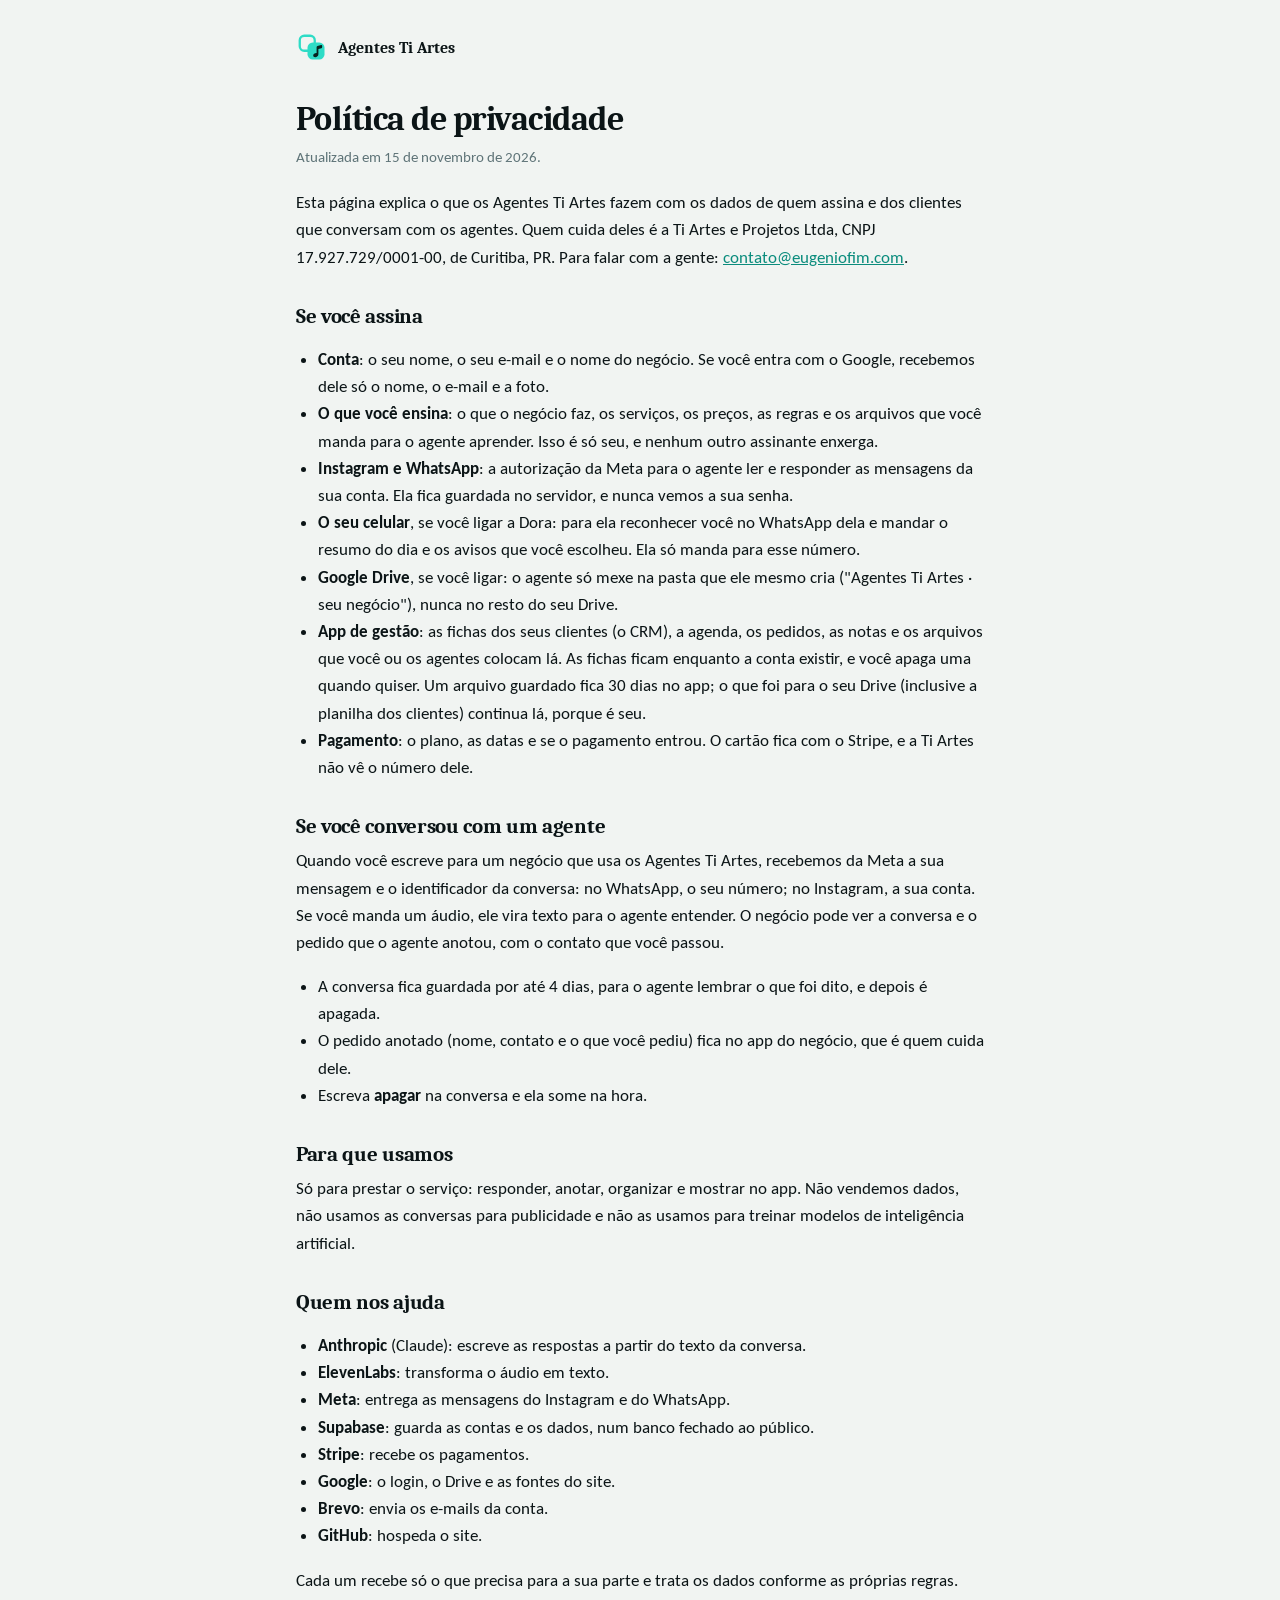
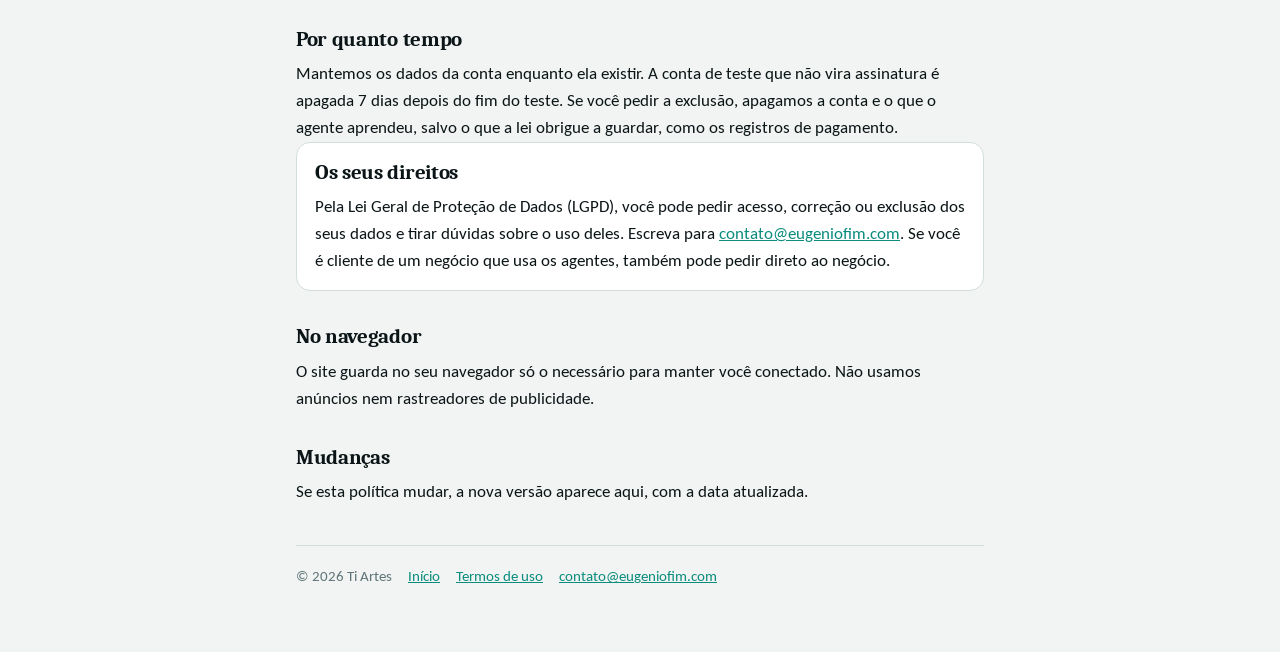
<file: privacidade.html>
<!doctype html>
<html lang="pt-BR">
<head>
<meta charset="utf-8">
<meta name="viewport" content="width=device-width, initial-scale=1, viewport-fit=cover">
<title>Privacidade · Agentes Ti Artes</title>
<meta name="description" content="O que os Agentes Ti Artes guardam, para quê, com quem compartilham e por quanto tempo.">
<link rel="icon" href="logo.svg" type="image/svg+xml">
<link rel="apple-touch-icon" href="apple-touch-icon.png">
<link rel="preconnect" href="https://fonts.googleapis.com">
<link rel="preconnect" href="https://fonts.gstatic.com" crossorigin>
<link href="https://fonts.googleapis.com/css2?family=Caladea:wght@400;700&family=Carlito:wght@400;700&family=IBM+Plex+Mono:wght@500;600&display=swap" rel="stylesheet">
<link rel="stylesheet" href="estilo.css">
<style>
body { background: var(--papel); color: var(--tinta); margin: 0; }
.doc { max-width: 720px; margin: 0 auto; padding: 32px var(--gut-r, 16px) 64px var(--gut-l, 16px); }
.marca { display: inline-flex; align-items: center; gap: 10px; text-decoration: none; color: var(--tinta); }
.marca img { width: 32px; height: 32px; display: block; }
.marca b { font: 700 16px var(--serif); }
h1 { font: 700 34px/1.15 var(--serif); margin: 28px 0 6px; }
h2 { font: 700 21px/1.25 var(--serif); margin: 32px 0 8px; }
p, li { font: 400 17px/1.6 var(--sans); color: var(--tinta); }
ul { padding-left: 22px; }
.data { color: var(--cinza); margin: 0 0 20px; font-size: 15px; }
.quadro { background: var(--folha); border: 1px solid var(--linha); border-radius: 14px; padding: 16px 18px; }
.quadro p { margin: 0; }
a { color: var(--teal); }
footer { border-top: 1px solid var(--linha); margin-top: 40px; padding-top: 18px; display: flex; flex-wrap: wrap; gap: 16px; font-size: 15px; color: var(--cinza); }
</style>
</head>
<body>
<main class="doc">
  <a class="marca" href="./"><img src="logo.svg" alt="" width="32" height="32"><b>Agentes Ti Artes</b></a>
  <h1>Política de privacidade</h1>
  <p class="data">Atualizada em 15 de novembro de 2026.</p>
  <p>Esta página explica o que os Agentes Ti Artes fazem com os dados de quem assina e dos clientes que conversam com os agentes. Quem cuida deles é a Ti Artes e Projetos Ltda, CNPJ 17.927.729/0001-00, de Curitiba, PR. Para falar com a gente: <a href="mailto:contato@eugeniofim.com">contato@eugeniofim.com</a>.</p>

  <h2>Se você assina</h2>
  <ul>
    <li><b>Conta</b>: o seu nome, o seu e-mail e o nome do negócio. Se você entra com o Google, recebemos dele só o nome, o e-mail e a foto.</li>
    <li><b>O que você ensina</b>: o que o negócio faz, os serviços, os preços, as regras e os arquivos que você manda para o agente aprender. Isso é só seu, e nenhum outro assinante enxerga.</li>
    <li><b>Instagram e WhatsApp</b>: a autorização da Meta para o agente ler e responder as mensagens da sua conta. Ela fica guardada no servidor, e nunca vemos a sua senha.</li>
    <li><b>O seu celular</b>, se você ligar a Dora: para ela reconhecer você no WhatsApp dela e mandar o resumo do dia e os avisos que você escolheu. Ela só manda para esse número.</li>
    <li><b>Google Drive</b>, se você ligar: o agente só mexe na pasta que ele mesmo cria ("Agentes Ti Artes · seu negócio"), nunca no resto do seu Drive.</li>
    <li><b>App de gestão</b>: as fichas dos seus clientes (o CRM), a agenda, os pedidos, as notas e os arquivos que você ou os agentes colocam lá. As fichas ficam enquanto a conta existir, e você apaga uma quando quiser. Um arquivo guardado fica 30 dias no app; o que foi para o seu Drive (inclusive a planilha dos clientes) continua lá, porque é seu.</li>
    <li><b>Pagamento</b>: o plano, as datas e se o pagamento entrou. O cartão fica com o Stripe, e a Ti Artes não vê o número dele.</li>
  </ul>

  <h2>Se você conversou com um agente</h2>
  <p>Quando você escreve para um negócio que usa os Agentes Ti Artes, recebemos da Meta a sua mensagem e o identificador da conversa: no WhatsApp, o seu número; no Instagram, a sua conta. Se você manda um áudio, ele vira texto para o agente entender. O negócio pode ver a conversa e o pedido que o agente anotou, com o contato que você passou.</p>
  <ul>
    <li>A conversa fica guardada por até 4 dias, para o agente lembrar o que foi dito, e depois é apagada.</li>
    <li>O pedido anotado (nome, contato e o que você pediu) fica no app do negócio, que é quem cuida dele.</li>
    <li>Escreva <b>apagar</b> na conversa e ela some na hora.</li>
  </ul>

  <h2>Para que usamos</h2>
  <p>Só para prestar o serviço: responder, anotar, organizar e mostrar no app. Não vendemos dados, não usamos as conversas para publicidade e não as usamos para treinar modelos de inteligência artificial.</p>

  <h2>Quem nos ajuda</h2>
  <ul>
    <li><b>Anthropic</b> (Claude): escreve as respostas a partir do texto da conversa.</li>
    <li><b>ElevenLabs</b>: transforma o áudio em texto.</li>
    <li><b>Meta</b>: entrega as mensagens do Instagram e do WhatsApp.</li>
    <li><b>Supabase</b>: guarda as contas e os dados, num banco fechado ao público.</li>
    <li><b>Stripe</b>: recebe os pagamentos.</li>
    <li><b>Google</b>: o login, o Drive e as fontes do site.</li>
    <li><b>Brevo</b>: envia os e-mails da conta.</li>
    <li><b>GitHub</b>: hospeda o site.</li>
  </ul>
  <p>Cada um recebe só o que precisa para a sua parte e trata os dados conforme as próprias regras.</p>

  <h2>Por quanto tempo</h2>
  <p>Mantemos os dados da conta enquanto ela existir. A conta de teste que não vira assinatura é apagada 7 dias depois do fim do teste. Se você pedir a exclusão, apagamos a conta e o que o agente aprendeu, salvo o que a lei obrigue a guardar, como os registros de pagamento.</p>

  <div class="quadro">
    <h2 style="margin-top:0">Os seus direitos</h2>
    <p>Pela Lei Geral de Proteção de Dados (LGPD), você pode pedir acesso, correção ou exclusão dos seus dados e tirar dúvidas sobre o uso deles. Escreva para <a href="mailto:contato@eugeniofim.com">contato@eugeniofim.com</a>. Se você é cliente de um negócio que usa os agentes, também pode pedir direto ao negócio.</p>
  </div>

  <h2>No navegador</h2>
  <p>O site guarda no seu navegador só o necessário para manter você conectado. Não usamos anúncios nem rastreadores de publicidade.</p>

  <h2>Mudanças</h2>
  <p>Se esta política mudar, a nova versão aparece aqui, com a data atualizada.</p>

  <footer><span>© 2026 Ti Artes</span><a href="./">Início</a><a href="termos.html">Termos de uso</a><a href="mailto:contato@eugeniofim.com">contato@eugeniofim.com</a></footer>
</main>
</body>
</html>
</file>
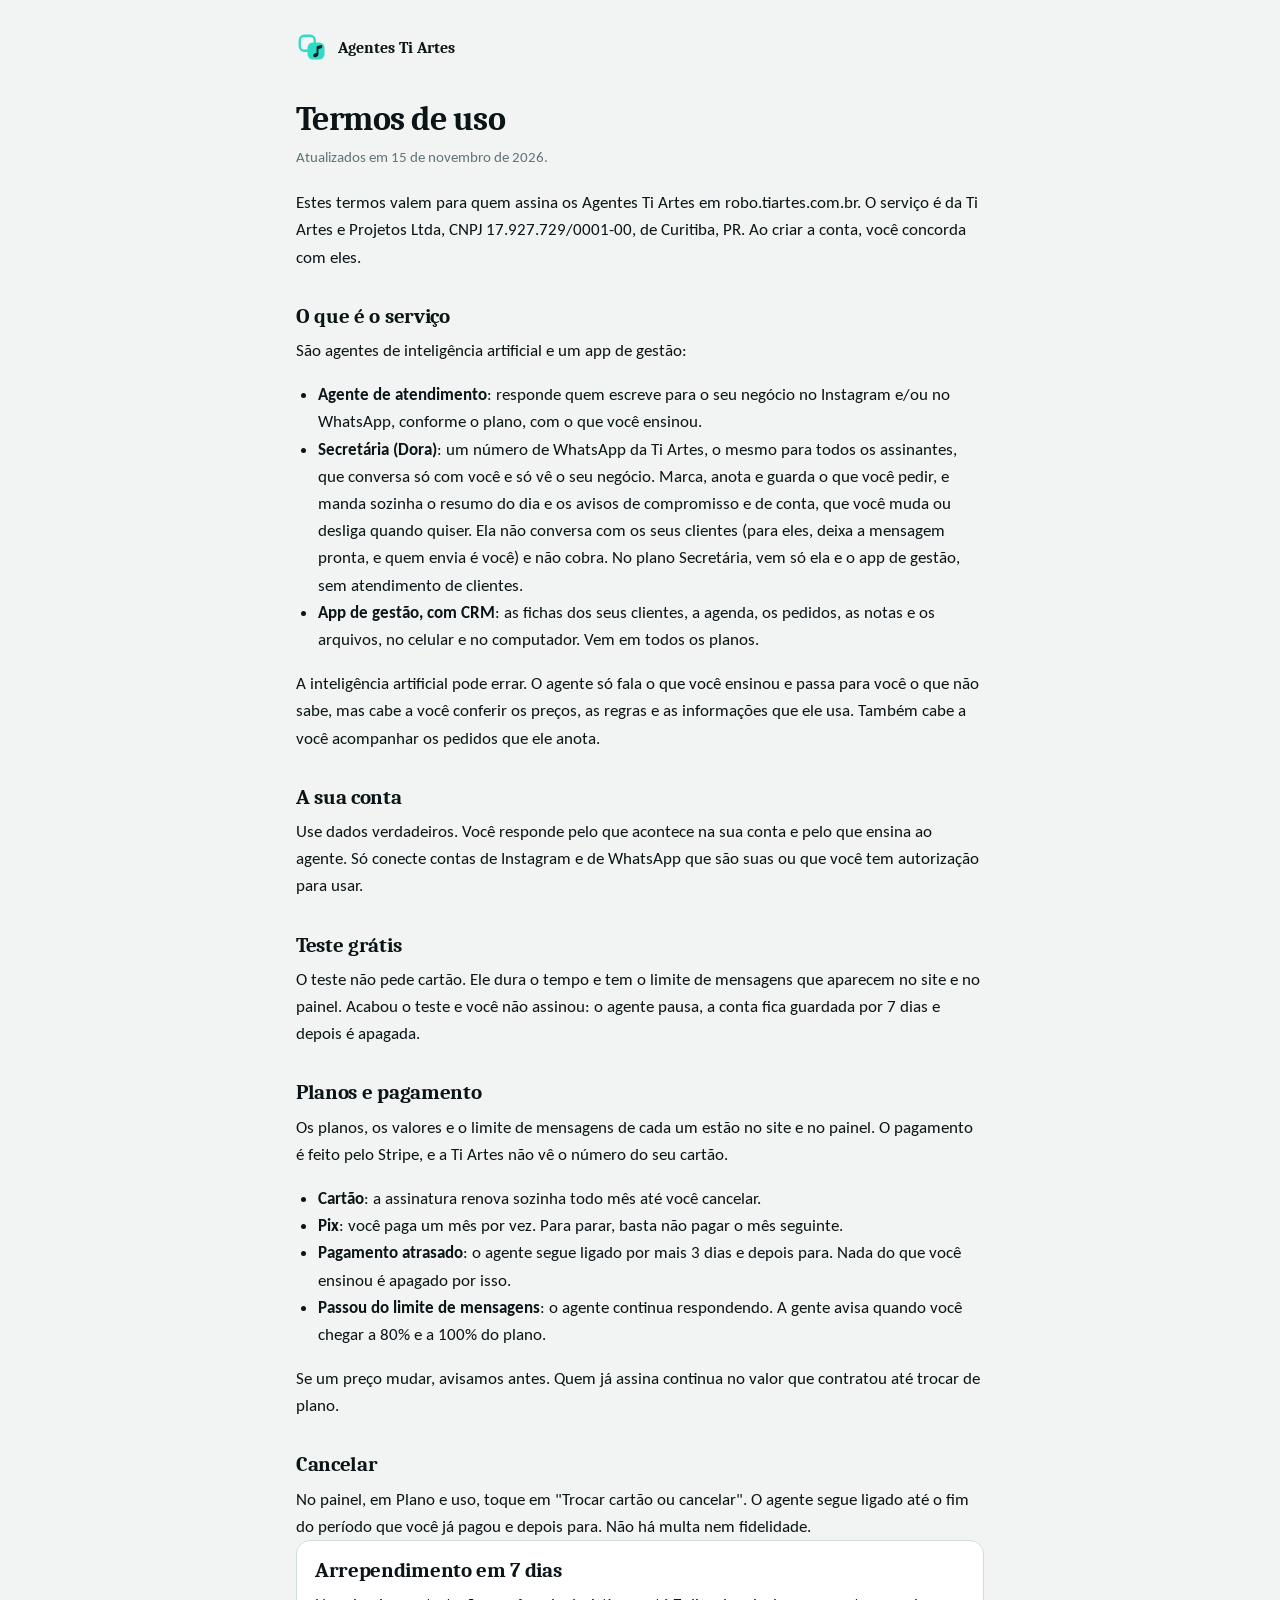
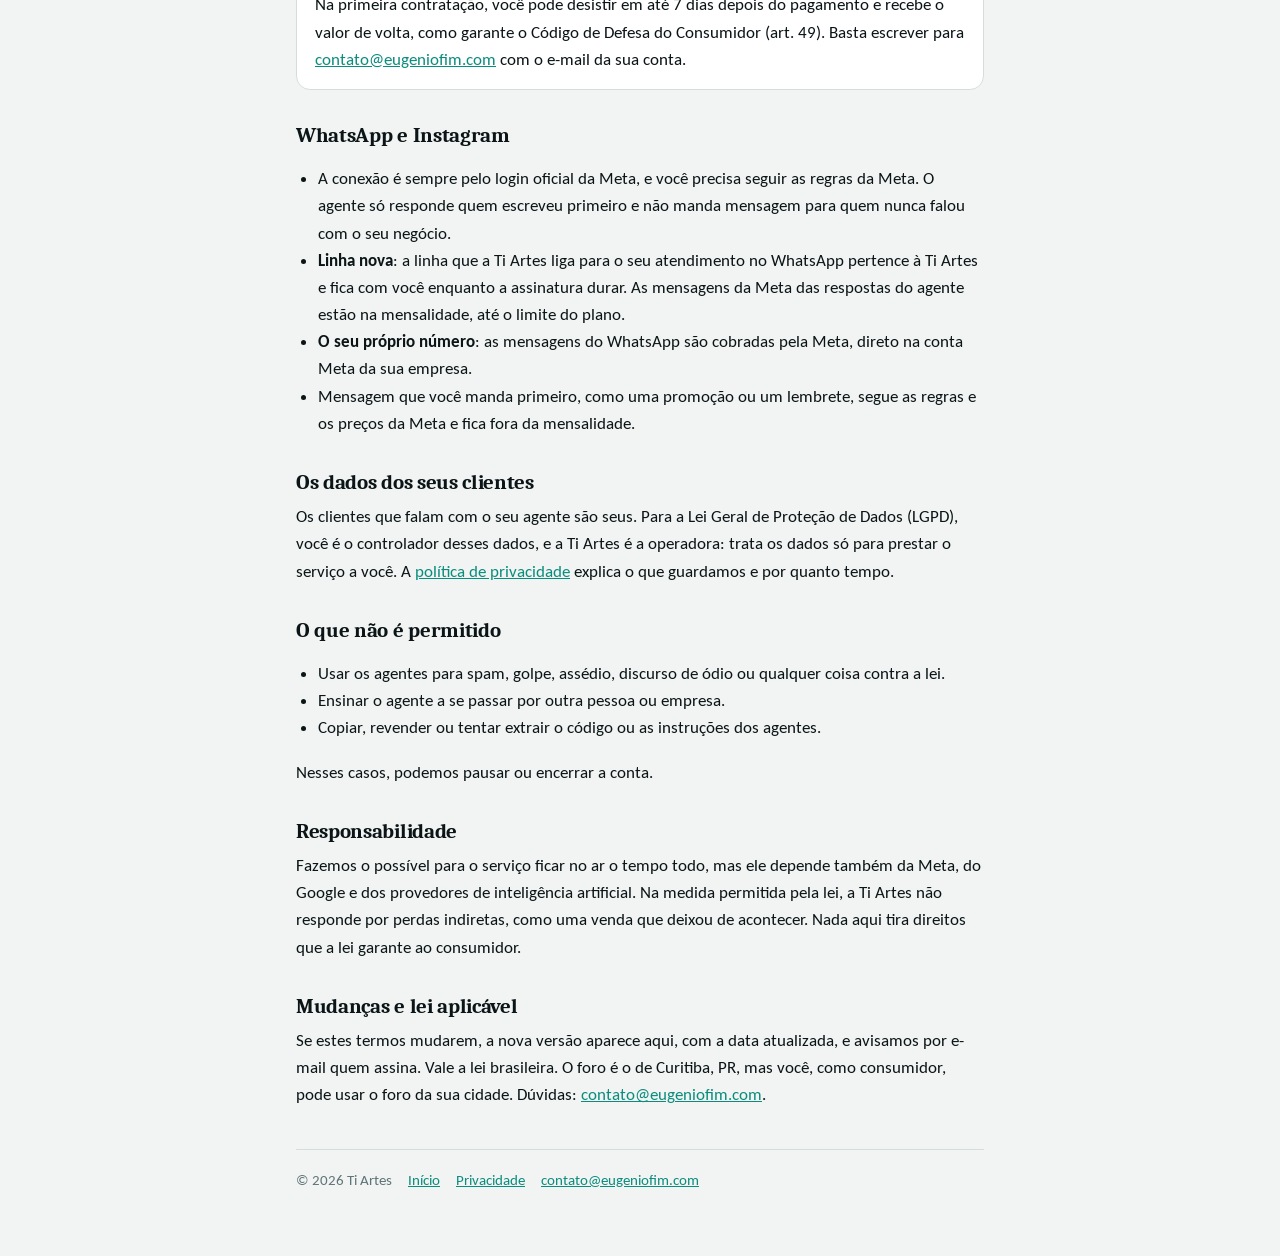
<file: termos.html>
<!doctype html>
<html lang="pt-BR">
<head>
<meta charset="utf-8">
<meta name="viewport" content="width=device-width, initial-scale=1, viewport-fit=cover">
<title>Termos de uso · Agentes Ti Artes</title>
<meta name="description" content="Os termos de uso da assinatura dos Agentes Ti Artes: planos, pagamento, cancelamento, arrependimento em 7 dias e o que cada um faz.">
<link rel="icon" href="logo.svg" type="image/svg+xml">
<link rel="apple-touch-icon" href="apple-touch-icon.png">
<link rel="preconnect" href="https://fonts.googleapis.com">
<link rel="preconnect" href="https://fonts.gstatic.com" crossorigin>
<link href="https://fonts.googleapis.com/css2?family=Caladea:wght@400;700&family=Carlito:wght@400;700&family=IBM+Plex+Mono:wght@500;600&display=swap" rel="stylesheet">
<link rel="stylesheet" href="estilo.css">
<style>
body { background: var(--papel); color: var(--tinta); margin: 0; }
.doc { max-width: 720px; margin: 0 auto; padding: 32px var(--gut-r, 16px) 64px var(--gut-l, 16px); }
.marca { display: inline-flex; align-items: center; gap: 10px; text-decoration: none; color: var(--tinta); }
.marca img { width: 32px; height: 32px; display: block; }
.marca b { font: 700 16px var(--serif); }
h1 { font: 700 34px/1.15 var(--serif); margin: 28px 0 6px; }
h2 { font: 700 21px/1.25 var(--serif); margin: 32px 0 8px; }
p, li { font: 400 17px/1.6 var(--sans); color: var(--tinta); }
ul { padding-left: 22px; }
.data { color: var(--cinza); margin: 0 0 20px; font-size: 15px; }
.quadro { background: var(--folha); border: 1px solid var(--linha); border-radius: 14px; padding: 16px 18px; }
.quadro p { margin: 0; }
a { color: var(--teal); }
footer { border-top: 1px solid var(--linha); margin-top: 40px; padding-top: 18px; display: flex; flex-wrap: wrap; gap: 16px; font-size: 15px; color: var(--cinza); }
</style>
</head>
<body>
<main class="doc">
  <a class="marca" href="./"><img src="logo.svg" alt="" width="32" height="32"><b>Agentes Ti Artes</b></a>
  <h1>Termos de uso</h1>
  <p class="data">Atualizados em 15 de novembro de 2026.</p>
  <p>Estes termos valem para quem assina os Agentes Ti Artes em robo.tiartes.com.br. O serviço é da Ti Artes e Projetos Ltda, CNPJ 17.927.729/0001-00, de Curitiba, PR. Ao criar a conta, você concorda com eles.</p>

  <h2>O que é o serviço</h2>
  <p>São agentes de inteligência artificial e um app de gestão:</p>
  <ul>
    <li><b>Agente de atendimento</b>: responde quem escreve para o seu negócio no Instagram e/ou no WhatsApp, conforme o plano, com o que você ensinou.</li>
    <li><b>Secretária (Dora)</b>: um número de WhatsApp da Ti Artes, o mesmo para todos os assinantes, que conversa só com você e só vê o seu negócio. Marca, anota e guarda o que você pedir, e manda sozinha o resumo do dia e os avisos de compromisso e de conta, que você muda ou desliga quando quiser. Ela não conversa com os seus clientes (para eles, deixa a mensagem pronta, e quem envia é você) e não cobra. No plano Secretária, vem só ela e o app de gestão, sem atendimento de clientes.</li>
    <li><b>App de gestão, com CRM</b>: as fichas dos seus clientes, a agenda, os pedidos, as notas e os arquivos, no celular e no computador. Vem em todos os planos.</li>
  </ul>
  <p>A inteligência artificial pode errar. O agente só fala o que você ensinou e passa para você o que não sabe, mas cabe a você conferir os preços, as regras e as informações que ele usa. Também cabe a você acompanhar os pedidos que ele anota.</p>

  <h2>A sua conta</h2>
  <p>Use dados verdadeiros. Você responde pelo que acontece na sua conta e pelo que ensina ao agente. Só conecte contas de Instagram e de WhatsApp que são suas ou que você tem autorização para usar.</p>

  <h2>Teste grátis</h2>
  <p>O teste não pede cartão. Ele dura o tempo e tem o limite de mensagens que aparecem no site e no painel. Acabou o teste e você não assinou: o agente pausa, a conta fica guardada por 7 dias e depois é apagada.</p>

  <h2>Planos e pagamento</h2>
  <p>Os planos, os valores e o limite de mensagens de cada um estão no site e no painel. O pagamento é feito pelo Stripe, e a Ti Artes não vê o número do seu cartão.</p>
  <ul>
    <li><b>Cartão</b>: a assinatura renova sozinha todo mês até você cancelar.</li>
    <li><b>Pix</b>: você paga um mês por vez. Para parar, basta não pagar o mês seguinte.</li>
    <li><b>Pagamento atrasado</b>: o agente segue ligado por mais 3 dias e depois para. Nada do que você ensinou é apagado por isso.</li>
    <li><b>Passou do limite de mensagens</b>: o agente continua respondendo. A gente avisa quando você chegar a 80% e a 100% do plano.</li>
  </ul>
  <p>Se um preço mudar, avisamos antes. Quem já assina continua no valor que contratou até trocar de plano.</p>

  <h2>Cancelar</h2>
  <p>No painel, em Plano e uso, toque em "Trocar cartão ou cancelar". O agente segue ligado até o fim do período que você já pagou e depois para. Não há multa nem fidelidade.</p>

  <div class="quadro">
    <h2 style="margin-top:0">Arrependimento em 7 dias</h2>
    <p>Na primeira contratação, você pode desistir em até 7 dias depois do pagamento e recebe o valor de volta, como garante o Código de Defesa do Consumidor (art. 49). Basta escrever para <a href="mailto:contato@eugeniofim.com">contato@eugeniofim.com</a> com o e-mail da sua conta.</p>
  </div>

  <h2>WhatsApp e Instagram</h2>
  <ul>
    <li>A conexão é sempre pelo login oficial da Meta, e você precisa seguir as regras da Meta. O agente só responde quem escreveu primeiro e não manda mensagem para quem nunca falou com o seu negócio.</li>
    <li><b>Linha nova</b>: a linha que a Ti Artes liga para o seu atendimento no WhatsApp pertence à Ti Artes e fica com você enquanto a assinatura durar. As mensagens da Meta das respostas do agente estão na mensalidade, até o limite do plano.</li>
    <li><b>O seu próprio número</b>: as mensagens do WhatsApp são cobradas pela Meta, direto na conta Meta da sua empresa.</li>
    <li>Mensagem que você manda primeiro, como uma promoção ou um lembrete, segue as regras e os preços da Meta e fica fora da mensalidade.</li>
  </ul>

  <h2>Os dados dos seus clientes</h2>
  <p>Os clientes que falam com o seu agente são seus. Para a Lei Geral de Proteção de Dados (LGPD), você é o controlador desses dados, e a Ti Artes é a operadora: trata os dados só para prestar o serviço a você. A <a href="privacidade.html">política de privacidade</a> explica o que guardamos e por quanto tempo.</p>

  <h2>O que não é permitido</h2>
  <ul>
    <li>Usar os agentes para spam, golpe, assédio, discurso de ódio ou qualquer coisa contra a lei.</li>
    <li>Ensinar o agente a se passar por outra pessoa ou empresa.</li>
    <li>Copiar, revender ou tentar extrair o código ou as instruções dos agentes.</li>
  </ul>
  <p>Nesses casos, podemos pausar ou encerrar a conta.</p>

  <h2>Responsabilidade</h2>
  <p>Fazemos o possível para o serviço ficar no ar o tempo todo, mas ele depende também da Meta, do Google e dos provedores de inteligência artificial. Na medida permitida pela lei, a Ti Artes não responde por perdas indiretas, como uma venda que deixou de acontecer. Nada aqui tira direitos que a lei garante ao consumidor.</p>

  <h2>Mudanças e lei aplicável</h2>
  <p>Se estes termos mudarem, a nova versão aparece aqui, com a data atualizada, e avisamos por e-mail quem assina. Vale a lei brasileira. O foro é o de Curitiba, PR, mas você, como consumidor, pode usar o foro da sua cidade. Dúvidas: <a href="mailto:contato@eugeniofim.com">contato@eugeniofim.com</a>.</p>

  <footer><span>© 2026 Ti Artes</span><a href="./">Início</a><a href="privacidade.html">Privacidade</a><a href="mailto:contato@eugeniofim.com">contato@eugeniofim.com</a></footer>
</main>
</body>
</html>
</file>
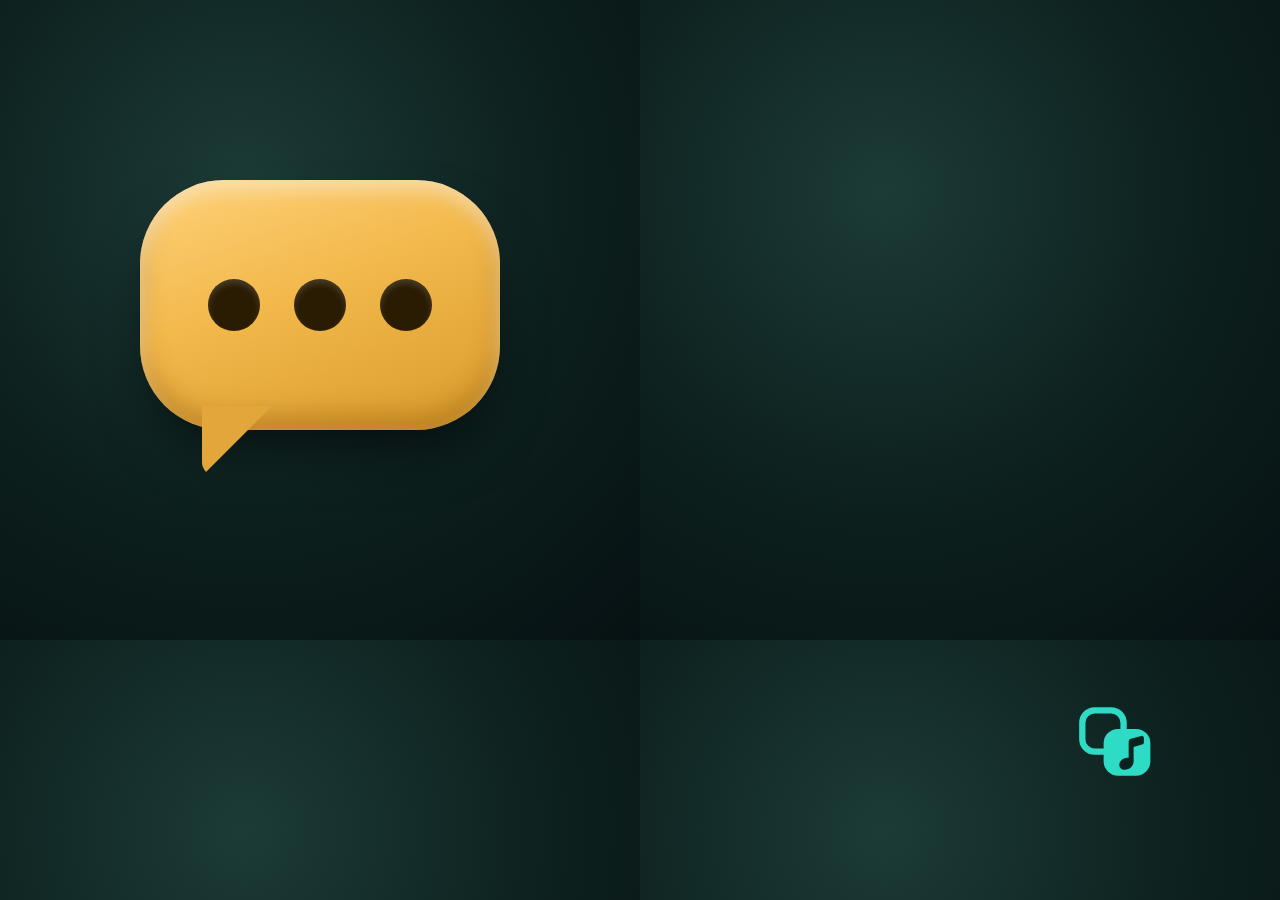
<file: marca/otto-perfil.html>
<!doctype html><meta charset="utf-8">
<style>
html,body{margin:0;width:640px;height:640px;overflow:hidden}
body{background:radial-gradient(circle at 38% 30%,#1C3B37 0%,#0C1F1D 55%,#071113 100%);display:grid;place-items:center;font-family:Georgia,serif}
.balao{position:relative;width:360px;height:250px;border-radius:84px;background:linear-gradient(160deg,#FFD27A 0%,#F2B84B 45%,#D99A2B 100%);
  box-shadow:inset 0 10px 18px rgba(255,255,255,.45),inset 0 -14px 26px rgba(120,70,0,.35),0 30px 60px -20px rgba(0,0,0,.7);display:flex;align-items:center;justify-content:center;gap:34px;margin-top:-30px}
.balao::after{content:'';position:absolute;left:62px;bottom:-46px;width:70px;height:70px;background:#E3A63A;clip-path:polygon(0 0,100% 0,0 100%);border-bottom-left-radius:14px}
.p{width:52px;height:52px;border-radius:50%;background:#2A1C02;box-shadow:inset 0 4px 6px rgba(255,255,255,.15)}
.marca{position:absolute;right:120px;bottom:112px;width:88px;height:88px}
</style>
<div class="balao"><span class="p"></span><span class="p"></span><span class="p"></span></div>
<svg class="marca" viewBox="0 0 64 64"><rect x="7.5" y="7.5" width="30" height="30" rx="9" fill="none" stroke="#2EDCC6" stroke-width="4.6"/><rect x="23" y="21" width="34" height="34" rx="10.5" fill="#2EDCC6"/><path fill="#06231F" d="M41.2 30.2c0-1 .7-1.9 1.7-2.1l7.4-2c1-.3 2 .5 2 1.5v3.1c0 .8-.5 1.5-1.3 1.7l-6.2 1.7v10.6c0 3.3-2.9 6-6.4 6-2.3 0-4-1.5-4-3.5 0-2.9 2.9-5.2 6.4-5.2.2 0 .3 0 .4.1z"/></svg>
</file>
<file: estilo.css>
/* Robô Ti Artes — o estilo comum da venda, do entrar e do painel (14/11/2026).
   As cores e as letras são as da página antiga dos agentes (ti-artes-os/agentes): breu, teal e papel frio.
   Layout: coluna de leitura de ~68ch com faixas escuras de ponta a ponta; o painel é uma coluna de cartões. */
:root {
  --papel: #F1F4F2;      /* fundo: branco frio, nunca creme */
  --folha: #FFFFFF;      /* cartões */
  --tinta: #0B1416;      /* texto */
  --grafite: #33474A;    /* texto de apoio */
  --cinza: #5F7478;      /* legendas */
  --linha: #D3DEDB;      /* bordas */
  --teal: #0B8C7D;       /* a marca */
  --teal-forte: #08705F; /* botão apertado */
  --teal-fundo: #E7F5F2;
  --sinal: #35E0BF;      /* LED de canal ligado: usar pouco */
  --ambar: #8F6409;      /* "chama um humano" / atenção */
  --ambar-fundo: #FBF3E2;
  --erro: #B3261E;
  --erro-fundo: #FCEDEC;
  --breu: #0B1416;       /* as faixas escuras */
  --breu-2: #13252A;
  --breu-texto: #DCE9E6;
  --breu-apoio: #93AAAE;
  --serif: 'Caladea', 'Bitstream Charter', Georgia, serif;
  --sans: 'Carlito', 'Segoe UI', system-ui, -apple-system, sans-serif;
  --mono: 'IBM Plex Mono', ui-monospace, 'DejaVu Sans Mono', monospace;
  --raio: 14px;
  /* vidro dos menus (o mesmo jeito do menu-lateral-vidro): tinta translúcida + desfoque + um fio de luz em cima */
  --vidro: rgba(255, 255, 255, .58);
  --vidro-borda: rgba(255, 255, 255, .75);
  --vidro-luz: inset 0 1px 0 rgba(255, 255, 255, .9);
  --vidro-sombra: 0 18px 40px -22px rgba(11, 20, 22, .45);
  --pilula: linear-gradient(180deg, rgba(255, 255, 255, .95), rgba(255, 255, 255, .7));
  --pilula-borda: rgba(11, 140, 125, .35);
  --vidro-escuro: rgba(11, 20, 22, .52);
  --gut-l: max(16px, env(safe-area-inset-left, 0px));
  --gut-r: max(16px, env(safe-area-inset-right, 0px));
}
@media (prefers-color-scheme: dark) {
  :root:not([data-theme="light"]) {
    --papel: #0E1A1C; --folha: #142427; --tinta: #E4EEEC; --grafite: #BCCDCA; --cinza: #8FA6A9; --linha: #26393C;
    --teal: #2BB3A2; --teal-forte: #3CC9B7; --teal-fundo: #12302D; --ambar: #E0B054; --ambar-fundo: #2E2612;
    --erro: #F2948D; --erro-fundo: #3A1D1B; --breu: #071012; --breu-2: #102023; color-scheme: dark;
    --vidro: rgba(20, 36, 39, .55); --vidro-borda: rgba(255, 255, 255, .10); --vidro-luz: inset 0 1px 0 rgba(255, 255, 255, .08); --vidro-sombra: 0 18px 40px -20px rgba(0, 0, 0, .7); --pilula: linear-gradient(180deg, rgba(255, 255, 255, .16), rgba(255, 255, 255, .05)); --pilula-borda: rgba(53, 224, 191, .35);
  }
}
:root[data-theme="dark"] {
  --papel: #0E1A1C; --folha: #142427; --tinta: #E4EEEC; --grafite: #BCCDCA; --cinza: #8FA6A9; --linha: #26393C;
  --teal: #2BB3A2; --teal-forte: #3CC9B7; --teal-fundo: #12302D; --ambar: #E0B054; --ambar-fundo: #2E2612;
  --erro: #F2948D; --erro-fundo: #3A1D1B; --breu: #071012; --breu-2: #102023; color-scheme: dark;
  --vidro: rgba(20, 36, 39, .55); --vidro-borda: rgba(255, 255, 255, .10); --vidro-luz: inset 0 1px 0 rgba(255, 255, 255, .08); --vidro-sombra: 0 18px 40px -20px rgba(0, 0, 0, .7); --pilula: linear-gradient(180deg, rgba(255, 255, 255, .16), rgba(255, 255, 255, .05)); --pilula-borda: rgba(53, 224, 191, .35);
}

* { box-sizing: border-box; }
[hidden] { display: none !important; }   /* sem isto, um display:flex/grid ganha do hidden e o que era para sumir aparece */
body { margin: 0; background: var(--papel); color: var(--tinta); font-family: var(--sans); font-size: 17px; line-height: 1.6; -webkit-font-smoothing: antialiased; }
h1, h2, h3 { font-family: var(--serif); letter-spacing: -0.015em; line-height: 1.12; text-wrap: balance; margin: 0; }
p { margin: 0; }
a { color: var(--teal); }
:focus-visible { outline: 3px solid var(--sinal); outline-offset: 2px; border-radius: 6px; }
.miolo { width: 100%; max-width: 1080px; margin: 0 auto; padding-left: var(--gut-l); padding-right: var(--gut-r); }
.rotulo { font-family: var(--mono); font-size: 12px; font-weight: 600; letter-spacing: 0.14em; text-transform: uppercase; color: var(--teal); }
.dica { font-size: 14px; color: var(--cinza); }
.num { font-variant-numeric: tabular-nums; }

.bt { display: inline-flex; align-items: center; justify-content: center; gap: 8px; min-height: 48px; padding: 0 22px; border-radius: 999px; border: 1.5px solid var(--teal);
  background: var(--teal); color: #fff; font: 700 16px/1 var(--sans); text-decoration: none; cursor: pointer; transition: background .15s, transform .15s; }
.bt:hover { background: var(--teal-forte); border-color: var(--teal-forte); }
.bt:active { transform: translateY(1px); }
.bt.fraco { background: transparent; color: var(--teal); }
.bt.fraco:hover { background: var(--teal-fundo); }
.bt:disabled { opacity: .55; cursor: progress; }
.bt.pequeno { min-height: 44px; padding: 0 16px; font-size: 15px; }

.selo { display: inline-flex; align-items: center; gap: 6px; padding: 4px 10px; border-radius: 999px; font: 600 12px/1.4 var(--mono); letter-spacing: .04em; }
.selo.ok { background: var(--teal-fundo); color: var(--teal); }
.selo.ok::before { content: ''; width: 7px; height: 7px; border-radius: 50%; background: var(--sinal); box-shadow: 0 0 0 2px color-mix(in srgb, var(--sinal) 30%, transparent); }
.selo.atencao { background: var(--ambar-fundo); color: var(--ambar); }
.selo.desligado { background: var(--linha); color: var(--grafite); }
.selo.breve { background: var(--ambar-fundo); color: var(--ambar); }

/* ---------- vidro ---------- */
.vidro { background: var(--vidro); border: 1px solid var(--vidro-borda); box-shadow: var(--vidro-luz), var(--vidro-sombra);
  -webkit-backdrop-filter: blur(18px) saturate(160%); backdrop-filter: blur(18px) saturate(160%); }
@supports not ((backdrop-filter: blur(1px)) or (-webkit-backdrop-filter: blur(1px))) { .vidro { background: var(--folha); } }
/* as abas: uma pílula só, que desliza até a aba escolhida */
.trilho { position: relative; display: flex; gap: 2px; overflow-x: auto; scrollbar-width: none; padding: 4px; border-radius: 999px; }
.trilho::-webkit-scrollbar { display: none; }
.trilho a { position: relative; z-index: 1; flex: 0 0 auto; min-height: 40px; display: flex; align-items: center; padding: 0 15px; border-radius: 999px;
  color: var(--grafite); text-decoration: none; font-weight: 700; font-size: 15.5px; transition: color .2s; }
.trilho a:hover { color: var(--tinta); }
.trilho a[aria-current="page"] { color: var(--teal); }
.trilho .pilula { position: absolute; z-index: 0; top: 4px; left: 0; height: calc(100% - 8px); width: 0; border-radius: 999px; background: var(--pilula);
  box-shadow: inset 0 0 0 1px var(--pilula-borda), 0 6px 16px -8px rgba(11, 20, 22, .4); transition: transform .32s cubic-bezier(.3, 1.3, .5, 1), width .32s cubic-bezier(.3, 1.3, .5, 1); pointer-events: none; }

@media (prefers-reduced-motion: reduce) { * { animation: none !important; transition: none !important; } }
</file>
